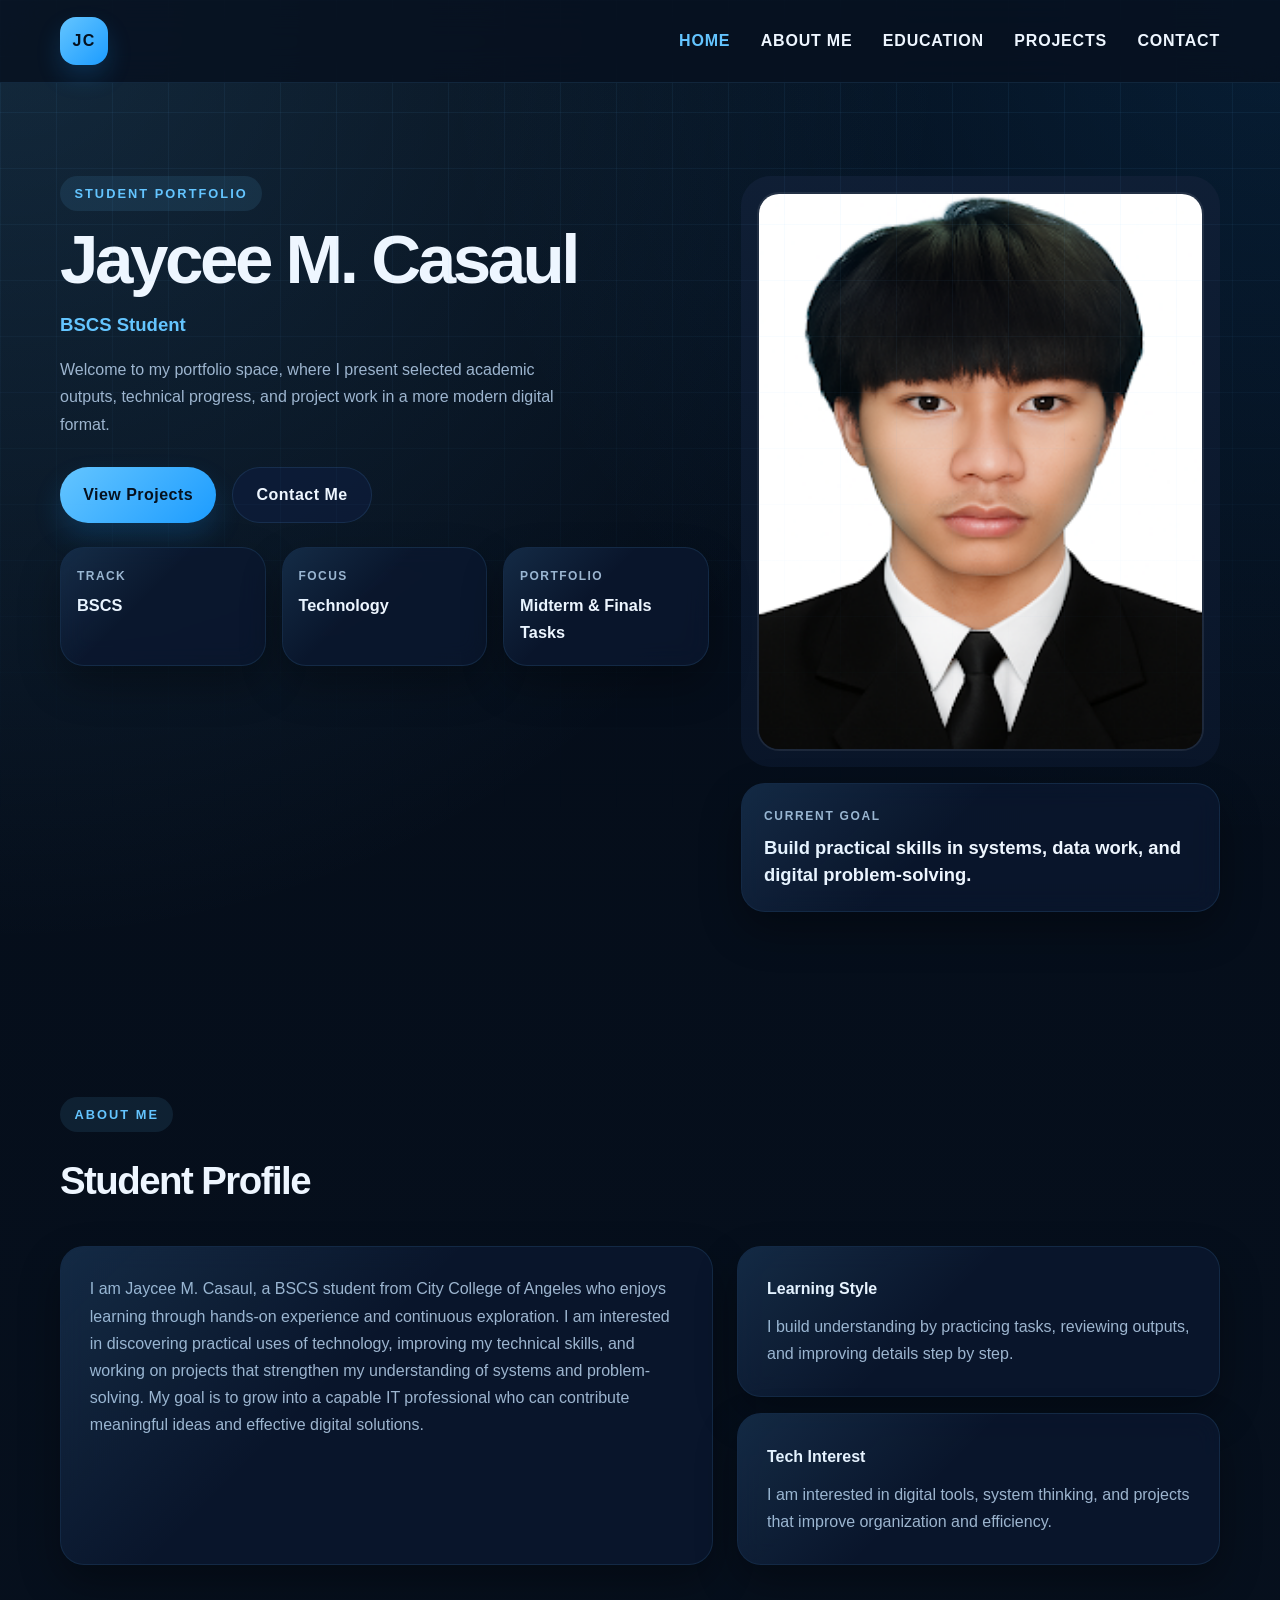
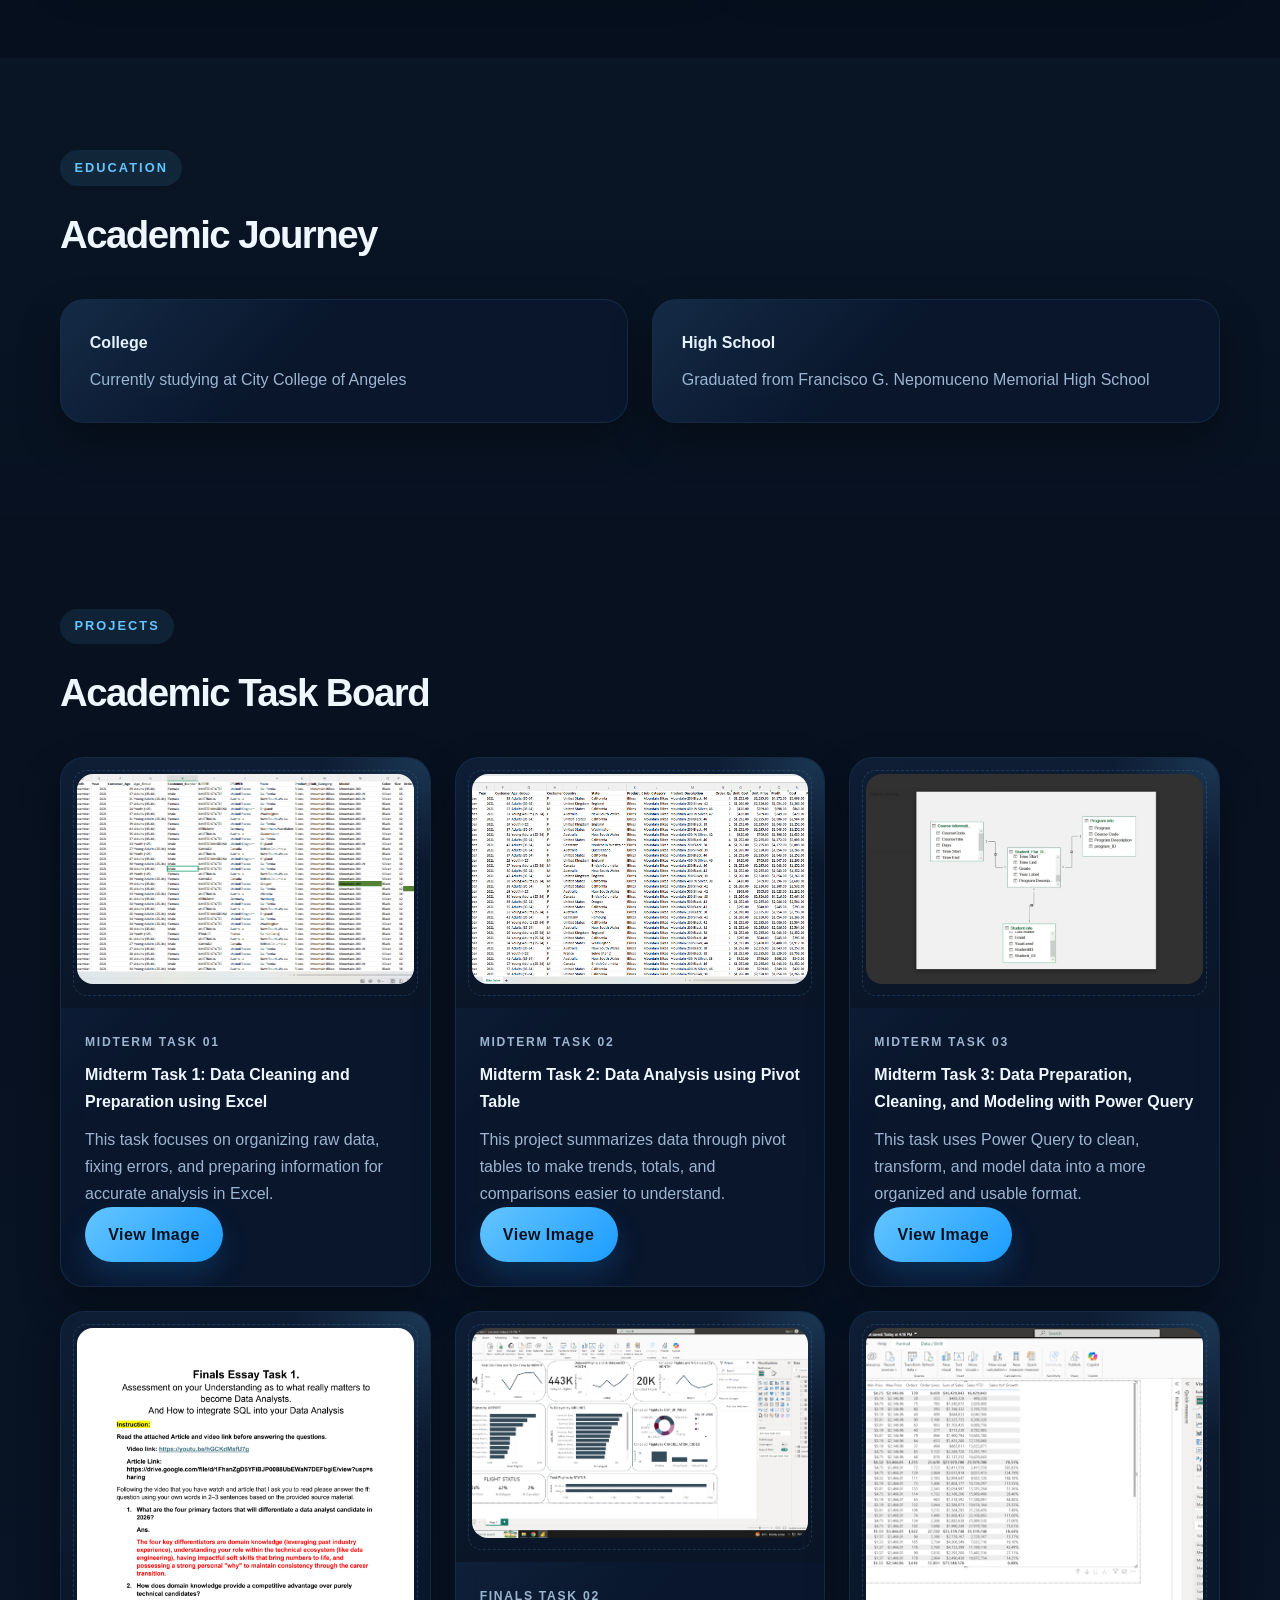
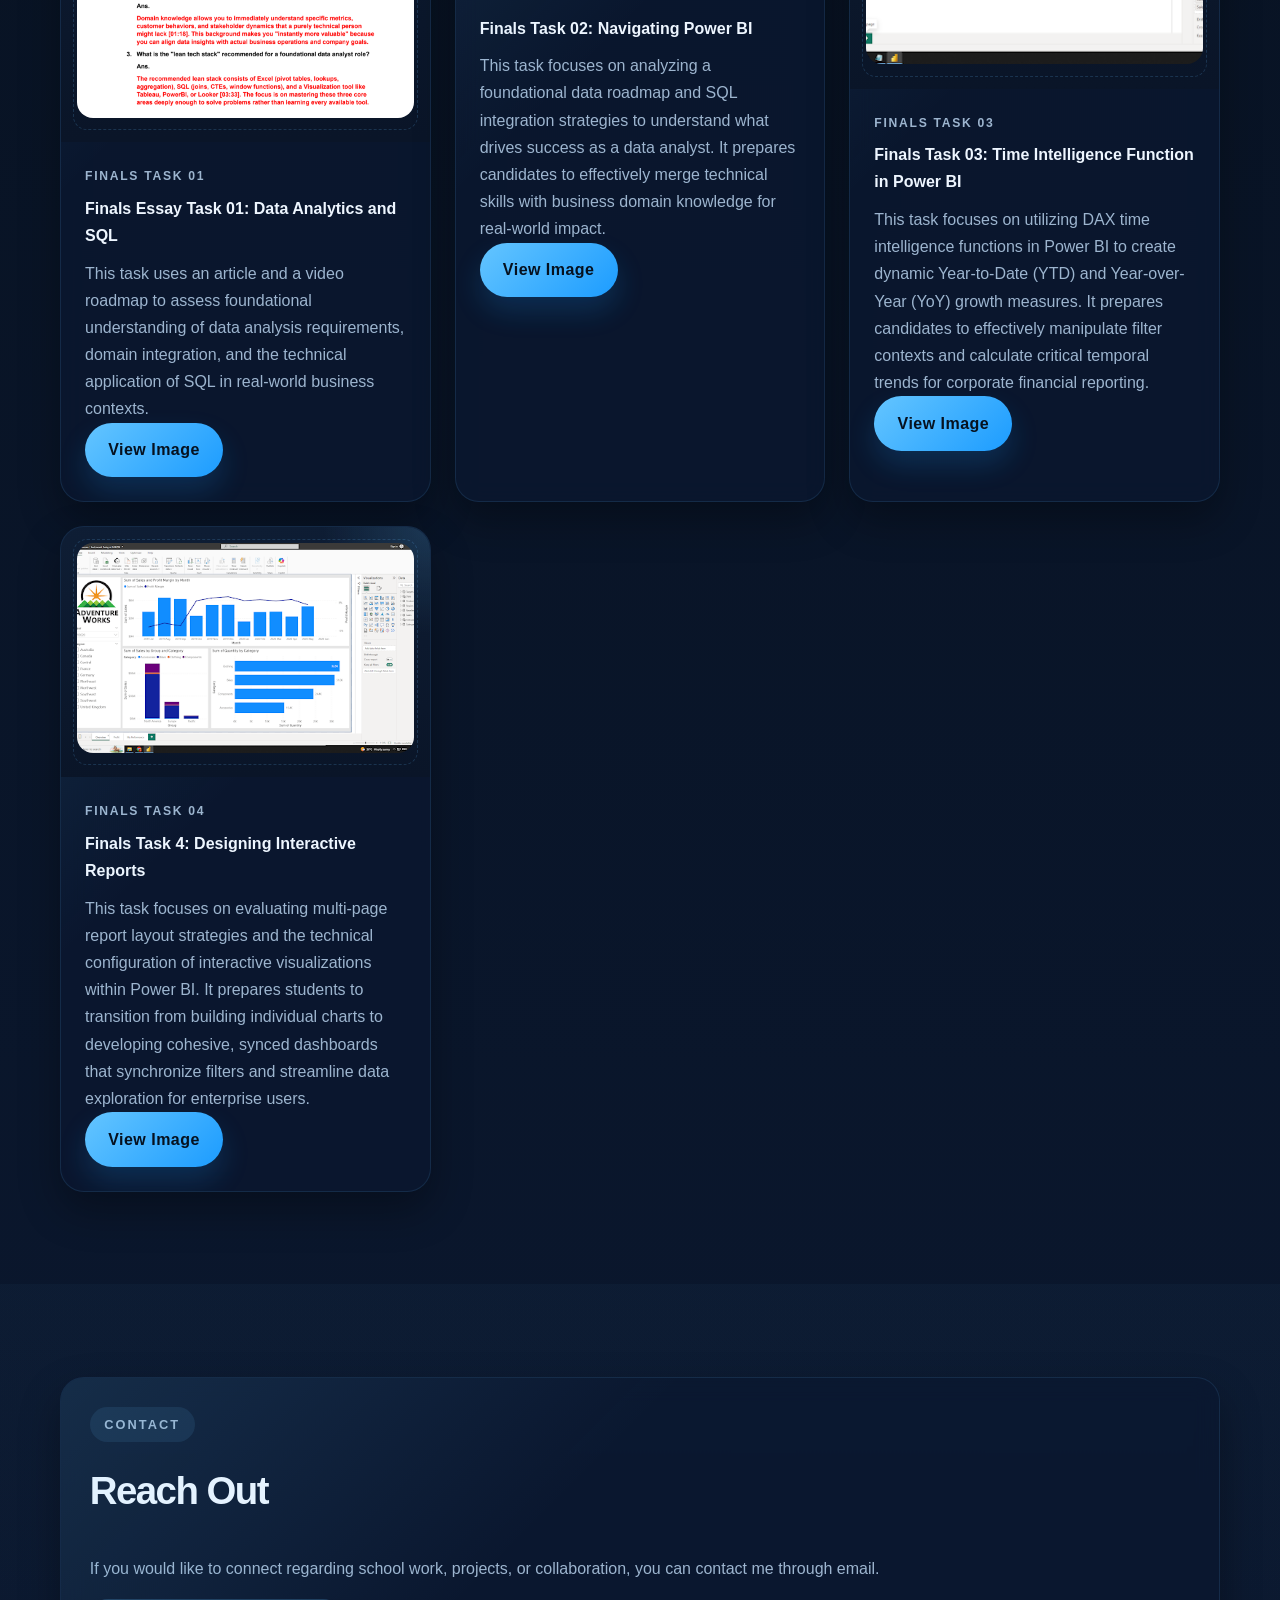
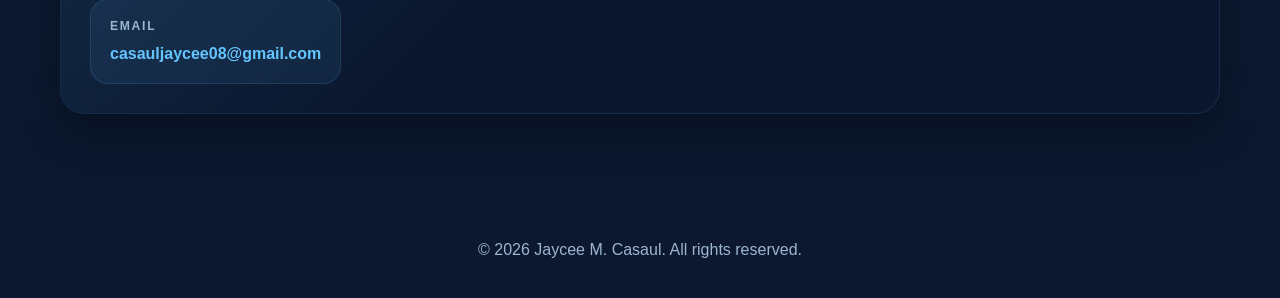
<file: index.html>
<!DOCTYPE html>
<html lang="en">
<head>
  <meta charset="UTF-8">
  <meta name="viewport" content="width=device-width, initial-scale=1.0">
  <title>Jaycee M. Casaul | Student Portfolio</title>
  <link rel="stylesheet" href="style.css">
</head>
<body>
  <header class="site-header">
    <nav class="navbar container">
      <a href="#home" class="brand-mark">JC</a>
      <button class="nav-toggle" id="navToggle" aria-label="Toggle navigation menu" aria-expanded="false">
        <span></span>
        <span></span>
        <span></span>
      </button>

      <ul class="nav-links" id="navMenu">
        <li><a href="#home">Home</a></li>
        <li><a href="#about">About Me</a></li>
        <li><a href="#education">Education</a></li>
        <li><a href="#projects">Projects</a></li>
        <li><a href="#contact">Contact</a></li>
      </ul>
    </nav>
  </header>

  <main>
    <section id="home" class="hero">
      <div class="container hero-content">
        <div class="hero-text">
          <p class="hero-label">Student Portfolio</p>
          <h1>Jaycee M. Casaul</h1>
          <p class="subtitle">BSCS Student</p>
          <p class="welcome-message">
            Welcome to my portfolio space, where I present selected academic outputs, technical progress, and project work in a more modern digital format.
          </p>
          <div class="hero-actions">
            <a href="#projects" class="btn btn-primary">View Projects</a>
            <a href="#contact" class="btn btn-secondary">Contact Me</a>
          </div>
          <div class="hero-metrics">
            <article class="metric-card">
              <span class="metric-label">Track</span>
              <strong>BSCS</strong>
            </article>
            <article class="metric-card">
              <span class="metric-label">Focus</span>
              <strong>Technology</strong>
            </article>
            <article class="metric-card">
              <span class="metric-label">Portfolio</span>
              <strong>Midterm & Finals Tasks</strong>
            </article>
          </div>
        </div>

        <div class="hero-side">
          <div class="hero-photo-card">
            <img
              src="images/image.png"
              alt="Portrait of Jaycee M. Casaul"
              class="hero-photo"
            >
          </div>
          <div class="signal-card">
            <p class="signal-label">Current Goal</p>
            <h2>Build practical skills in systems, data work, and digital problem-solving.</h2>
          </div>
        </div>
      </div>
    </section>

    <section id="about" class="section">
      <div class="container">
        <div class="section-heading">
          <p class="section-tag">About Me</p>
          <h2>Student Profile</h2>
        </div>
        <div class="about-layout">
          <div class="content-panel">
            <p>
            I am Jaycee M. Casaul, a BSCS student from City College of Angeles who enjoys learning through hands-on experience and continuous exploration. I am interested in discovering practical uses of technology, improving my technical skills, and working on projects that strengthen my understanding of systems and problem-solving. My goal is to grow into a capable IT professional who can contribute meaningful ideas and effective digital solutions.
            </p>
          </div>
          <div class="focus-grid">
            <article class="focus-card">
              <h3>Learning Style</h3>
              <p>I build understanding by practicing tasks, reviewing outputs, and improving details step by step.</p>
            </article>
            <article class="focus-card">
              <h3>Tech Interest</h3>
              <p>I am interested in digital tools, system thinking, and projects that improve organization and efficiency.</p>
            </article>
          </div>
        </div>
      </div>
    </section>

    <section id="education" class="section section-alt">
      <div class="container">
        <div class="section-heading">
          <p class="section-tag">Education</p>
          <h2>Academic Journey</h2>
        </div>
        <div class="timeline">
          <article class="timeline-card">
            <h3>College</h3>
            <p>Currently studying at City College of Angeles</p>
          </article>

          <article class="timeline-card">
            <h3>High School</h3>
            <p>Graduated from Francisco G. Nepomuceno Memorial High School</p>
          </article>
        </div>
      </div>
    </section>

    <section id="projects" class="section">
      <div class="container">
        <div class="section-heading">
          <p class="section-tag">Projects</p>
          <h2>Academic Task Board</h2>
        </div>
        <div class="projects-grid">
          <article class="project-card">
            <div class="project-image">
              <img src="images/MidtermTask1.png" alt="Midterm Task 1 Screenshot" class="project-real-image">
            </div>
            <div class="project-content">
              <p class="project-kicker">Midterm Task 01</p>
              <h4>Midterm Task 1: Data Cleaning and Preparation using Excel</h4>
              <p>This task focuses on organizing raw data, fixing errors, and preparing information for accurate analysis in Excel.</p>
              <a class="btn btn-card" href="Task1.html">View Image</a>
            </div>
          </article>

          <article class="project-card">
            <div class="project-image">
              <img src="images/MidtermTask2.png" alt="Midterm Task 2 Screenshot" class="project-real-image">
            </div>
            <div class="project-content">
              <p class="project-kicker">Midterm Task 02</p>
              <h4>Midterm Task 2: Data Analysis using Pivot Table</h4>
              <p>This project summarizes data through pivot tables to make trends, totals, and comparisons easier to understand.</p>
              <a class="btn btn-card" href="Task2.html">View Image</a>
            </div>
          </article>

          <article class="project-card">
            <div class="project-image">
              <img src="images/MidtermTask3.png" alt="Midterm Task 3 Screenshot" class="project-real-image">
            </div>
            <div class="project-content">
              <p class="project-kicker">Midterm Task 03</p>
              <h4>Midterm Task 3: Data Preparation, Cleaning, and Modeling with Power Query</h4>
              <p>This task uses Power Query to clean, transform, and model data into a more organized and usable format.</p>
              <a class="btn btn-card" href="Task3.html">View Image</a>
            </div>
          </article>

           <article class="project-card">
            <div class="project-image">
              <img src="images/FTASK01.png" alt="Finals Task 1 Screenshot" class="project-real-image">
            </div>
            <div class="project-content">
              <p class="project-kicker">Finals Task 01</p>
              <h4>Finals Essay Task 01: Data Analytics and SQL </h4>
              <p>This task uses an article and a video roadmap to assess foundational understanding of data analysis requirements, domain integration,
                 and the technical application of SQL in real-world business contexts.</p>
              <a class="btn btn-card" href="FTask1.html">View Image</a>
            </div>
          </article>

          <article class="project-card">
            <div class="project-image">
              <img src="images/FTASK02.png" alt="Finals Task 2 Screenshot" class="project-real-image">
            </div>
            <div class="project-content">
              <p class="project-kicker">Finals Task 02</p>
              <h4>Finals Task 02: Navigating Power BI </h4>
              <p>This task focuses on analyzing a foundational data roadmap and SQL integration strategies to understand what drives success as a data analyst. 
                It prepares candidates to effectively merge technical skills with business domain knowledge for real-world impact.</p>
              <a class="btn btn-card" href="FTask2.html">View Image</a>
            </div>
          </article>

          <article class="project-card">
            <div class="project-image">
              <img src="images/FTASK03.png" alt="Finals Task 3 Screenshot" class="project-real-image">
            </div>
            <div class="project-content">
              <p class="project-kicker">Finals Task 03</p>
              <h4>Finals Task 03: Time Intelligence Function in Power BI </h4>
              <p>This task focuses on utilizing DAX time intelligence functions in Power BI to create dynamic Year-to-Date (YTD) and Year-over-Year (YoY) growth measures.
                 It prepares candidates to effectively manipulate filter contexts and calculate critical temporal trends for corporate financial reporting.</p>
              <a class="btn btn-card" href="FTask3.html">View Image</a>
            </div>
          </article>

          <article class="project-card">
            <div class="project-image">
              <img src="images/FTASK04.png" alt="Finals Task 4 Screenshot" class="project-real-image">
            </div>
            <div class="project-content">
              <p class="project-kicker">Finals Task 04</p>
              <h4>Finals Task 4: Designing Interactive Reports </h4>
              <p>This task focuses on evaluating multi-page report layout strategies and the technical configuration of interactive visualizations within Power BI.
                 It prepares students to transition from building individual charts to developing cohesive,
                  synced dashboards that synchronize filters and streamline data exploration for enterprise users.</p>
              <a class="btn btn-card" href="FTask4.html">View Image</a>
            </div>
          </article>
          
        </div>
      </div>
    </section>

    <section id="contact" class="section section-alt">
      <div class="container contact-layout">
        <div class="contact-copy">
          <div class="section-heading">
            <p class="section-tag">Contact</p>
            <h2>Reach Out</h2>
          </div>
          <p>If you would like to connect regarding school work, projects, or collaboration, you can contact me through email.</p>
          <div class="contact-pill">
            <span>Email</span>
            <strong>casauljaycee08@gmail.com</strong>
          </div>
        </div>
      </div>
    </section>
  </main>

  <footer class="site-footer">
    <div class="container">
      <p>&copy; <span id="year"></span> Jaycee M. Casaul. All rights reserved.</p>
    </div>
  </footer>

  <script src="script.js"></script>
</body>
</html>
</file>
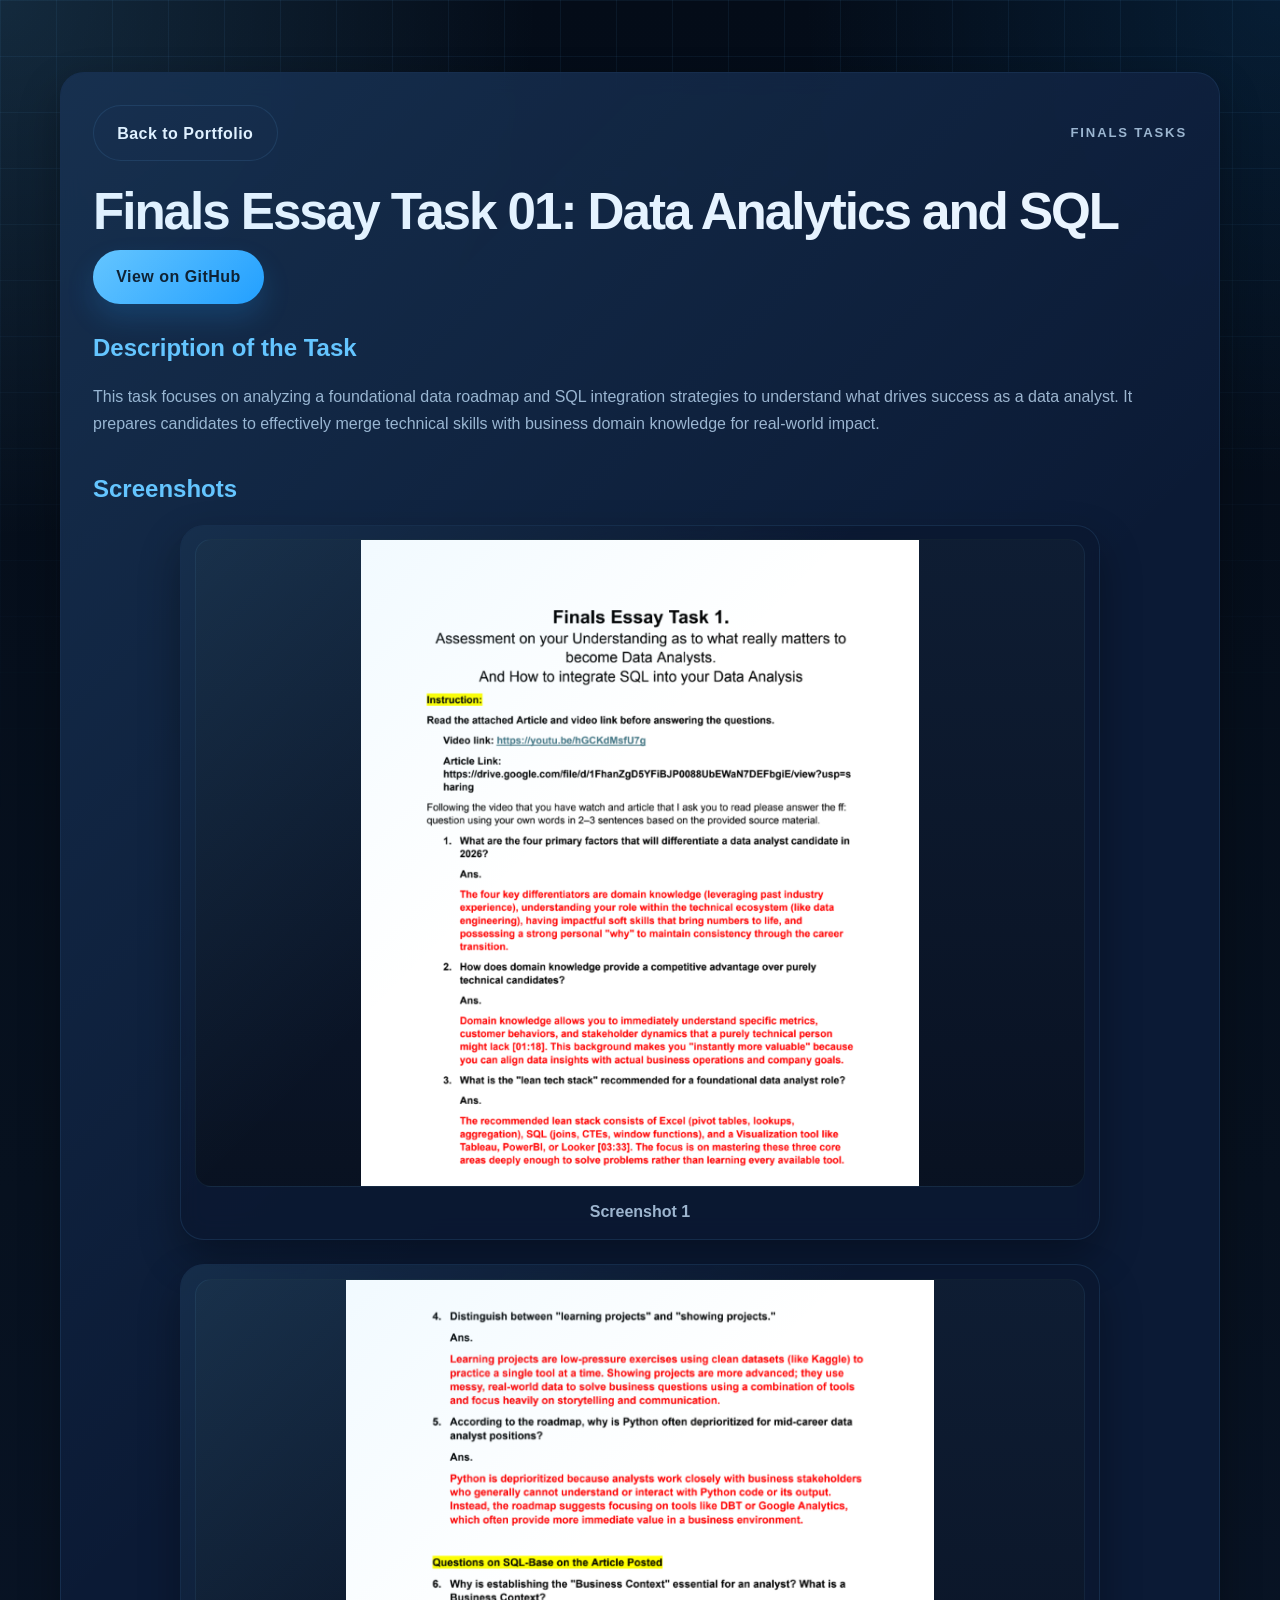
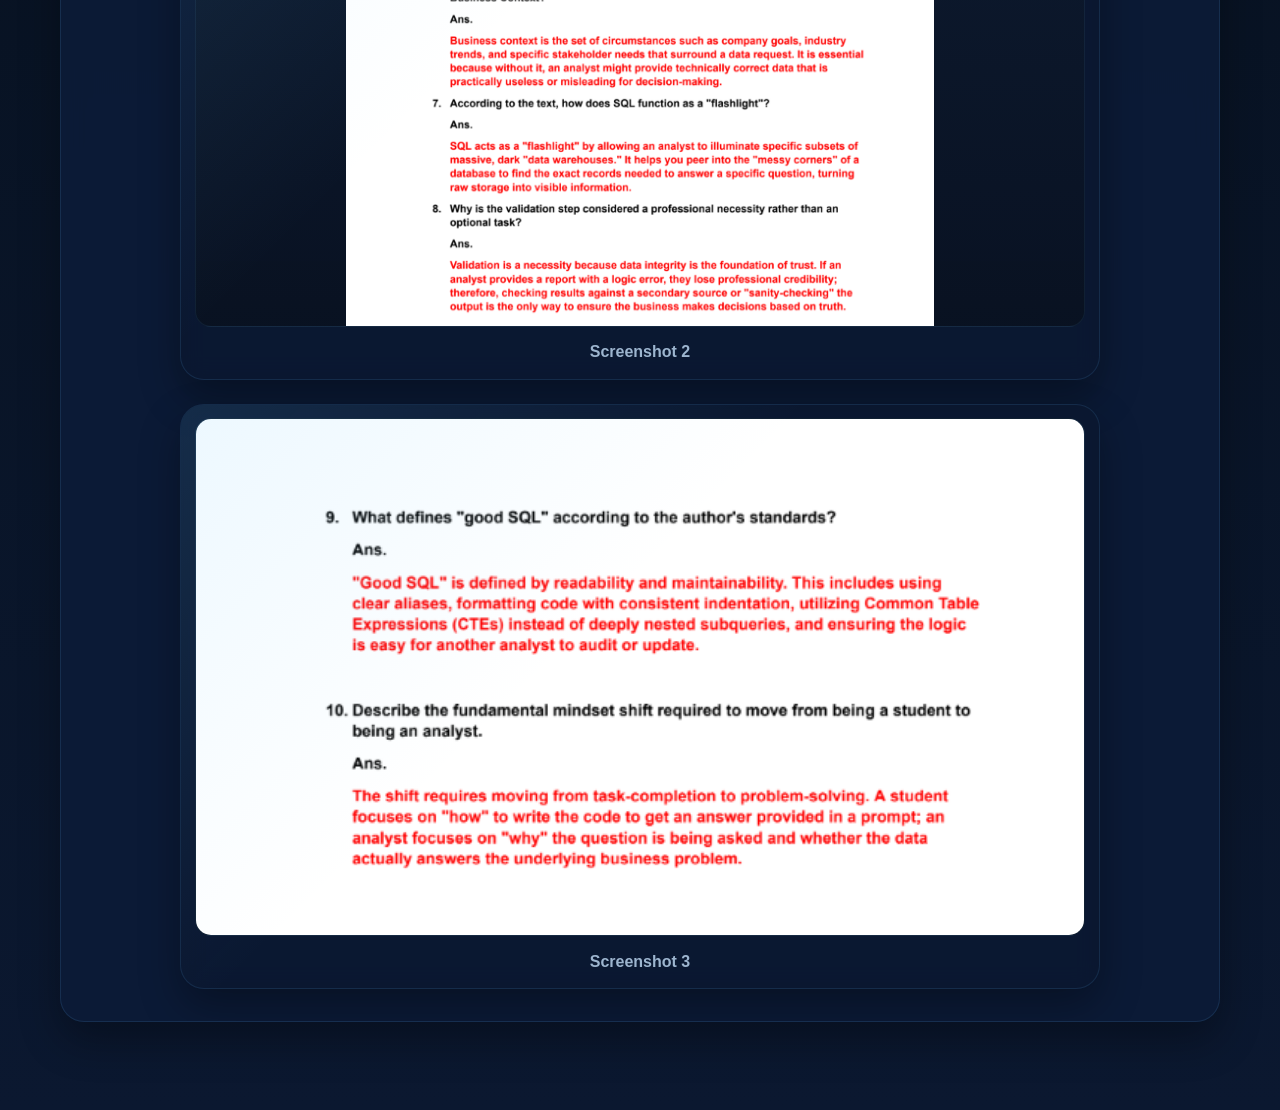
<file: FTask1.html>
<!DOCTYPE html>
<html lang="en">
<head>
  <meta charset="UTF-8">
  <meta name="viewport" content="width=device-width, initial-scale=1.0">
  <title>Finals Task 1 | Jaycee M. Casaul</title>
  <link rel="stylesheet" href="style.css">
</head>
<body class="task-page">
  <main class="task-main">
    <div class="container">
      <section class="task-shell">
        <div class="task-topbar">
          <a href="index.html#projects" class="btn btn-secondary">Back to Portfolio</a>
          <p class="task-subtitle">Finals Tasks</p>
        </div>

        <h1 class="task-title">Finals Essay Task 01: Data Analytics and SQL</h1>
        <div class="task-actions">
          <a class="btn btn-card" href="https://github.com/Usoftt/myportfolio" target="_blank" rel="noopener noreferrer">
            View on GitHub
          </a>
        </div>

        <div class="task-description">
          <h2>Description of the Task</h2>
          <p>
           This task focuses on analyzing a foundational data roadmap and SQL integration strategies to understand what drives success as a data analyst. 
           It prepares candidates to effectively merge technical skills with business domain knowledge for real-world impact.
          </p>
        </div>

        <div class="task-gallery">
          <h2>Screenshots</h2>
          <div class="task-gallery-grid">
            <figure class="task-image-frame">
              <img src="images/FTASK01.png" alt="Finals Task 1 screenshot 1">
              <figcaption>Screenshot 1</figcaption>
            </figure>
            <figure class="task-image-frame">
              <img src="images/FTASK01(2).png" alt="Finals Task 1 screenshot 2">
              <figcaption>Screenshot 2</figcaption>
            </figure>
            <figure class="task-image-frame">
              <img src="images/FTASK01(3).png" alt="Finals Task 1 screenshot 3">
              <figcaption>Screenshot 3</figcaption>
            </figure>
            </figure>
          </div>
        </div>
      </section>
    </div>
  </main>
</body>
</html>
</file>
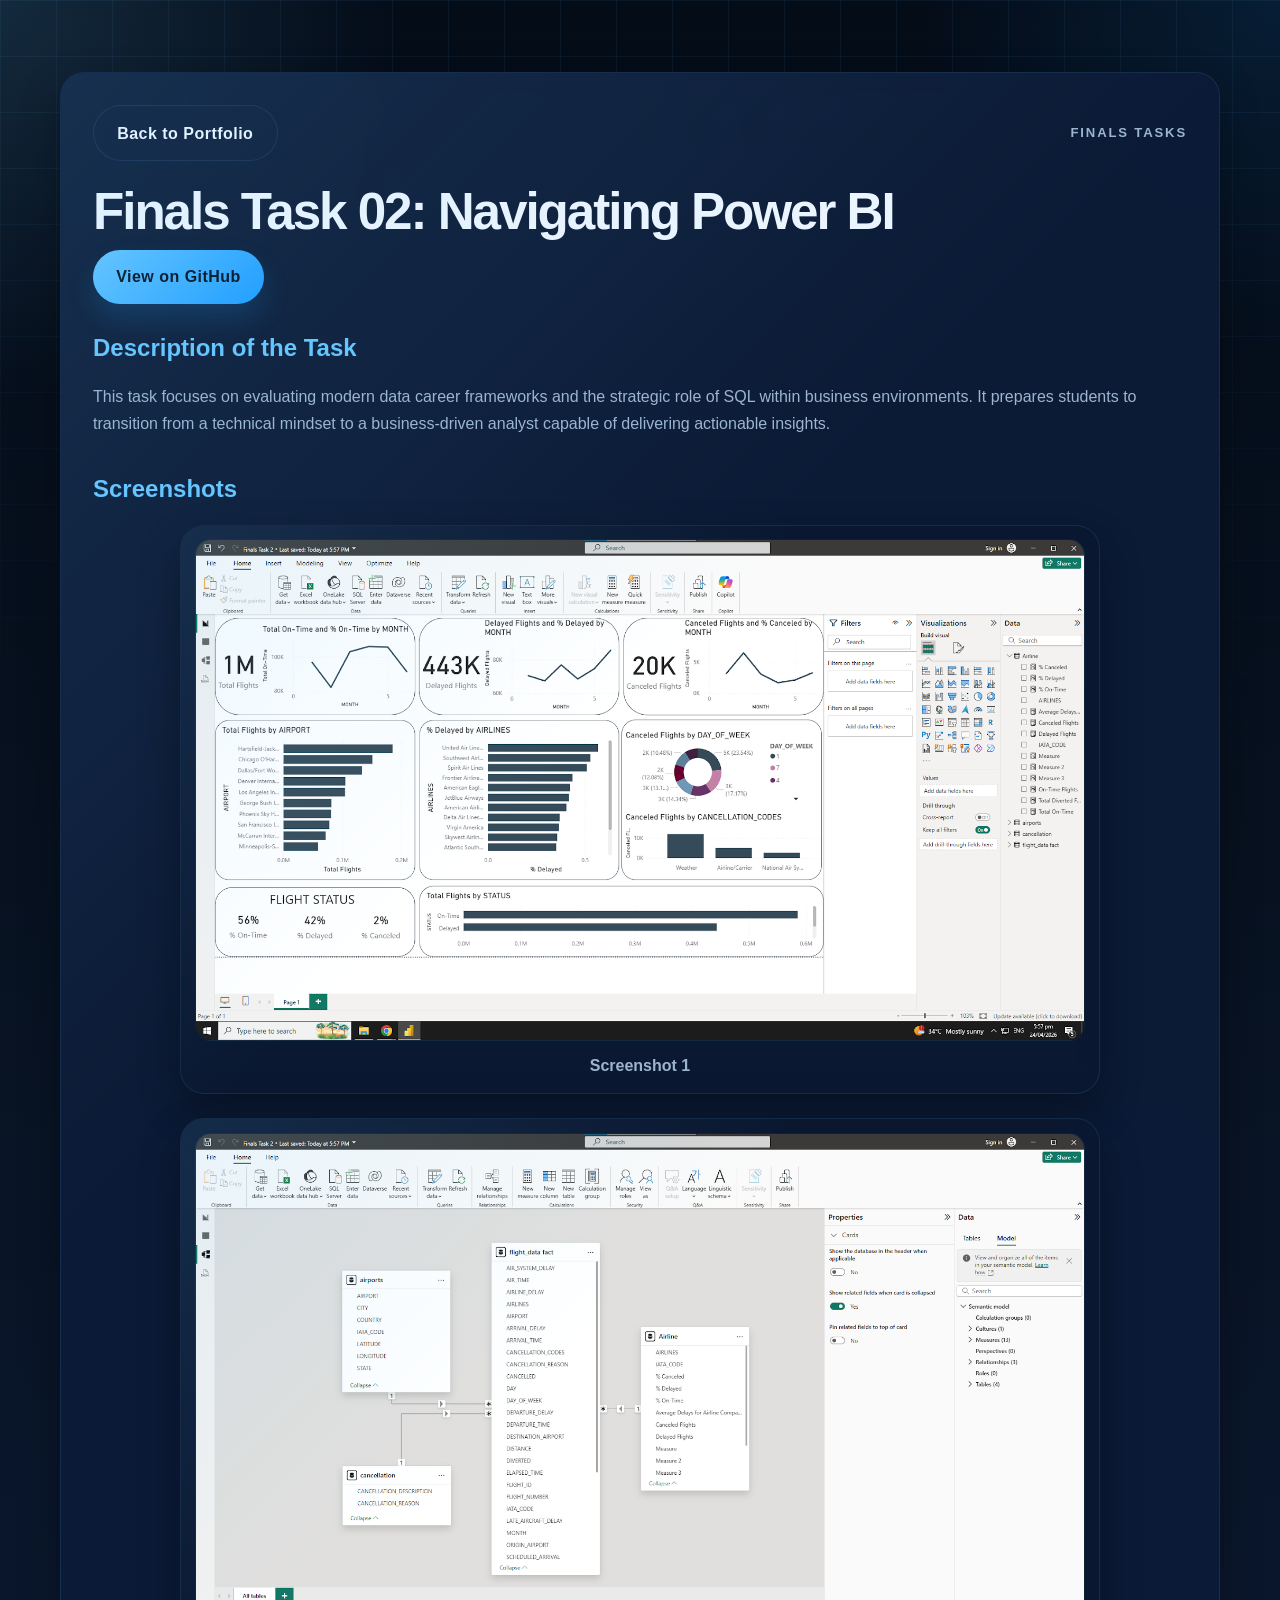
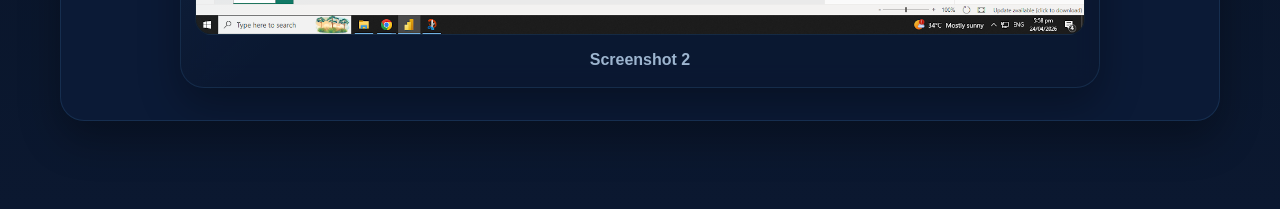
<file: FTask2.html>
<!DOCTYPE html>
<html lang="en">
<head>
  <meta charset="UTF-8">
  <meta name="viewport" content="width=device-width, initial-scale=1.0">
  <title>Finals Task 2 | Jaycee M. Casaul</title>
  <link rel="stylesheet" href="style.css">
</head>
<body class="task-page">
  <main class="task-main">
    <div class="container">
      <section class="task-shell">
        <div class="task-topbar">
          <a href="index.html#projects" class="btn btn-secondary">Back to Portfolio</a>
          <p class="task-subtitle">Finals Tasks</p>
        </div>

        <h1 class="task-title">Finals Task 02: Navigating Power BI</h1>
        <div class="task-actions">
          <a class="btn btn-card" href="https://github.com/Usoftt/myportfolio" target="_blank" rel="noopener noreferrer">
            View on GitHub
          </a>
        </div>

        <div class="task-description">
          <h2>Description of the Task</h2>
          <p>
           This task focuses on evaluating modern data career frameworks and the strategic role of SQL within business environments. 
           It prepares students to transition from a technical mindset to a business-driven analyst capable of delivering actionable insights.
          </p>
        </div>

        <div class="task-gallery">
          <h2>Screenshots</h2>
          <div class="task-gallery-grid">
            <figure class="task-image-frame">
              <img src="images/FTASK02.png" alt="Finals Task 2 screenshot 1">
              <figcaption>Screenshot 1</figcaption>
            </figure>
            <figure class="task-image-frame">
              <img src="images/FTASK02(1).png" alt="Finals Task 2 screenshot 2">
              <figcaption>Screenshot 2</figcaption>
            </figure>
            </figure>
          </div>
        </div>
      </section>
    </div>
  </main>
</body>
</html>
</file>
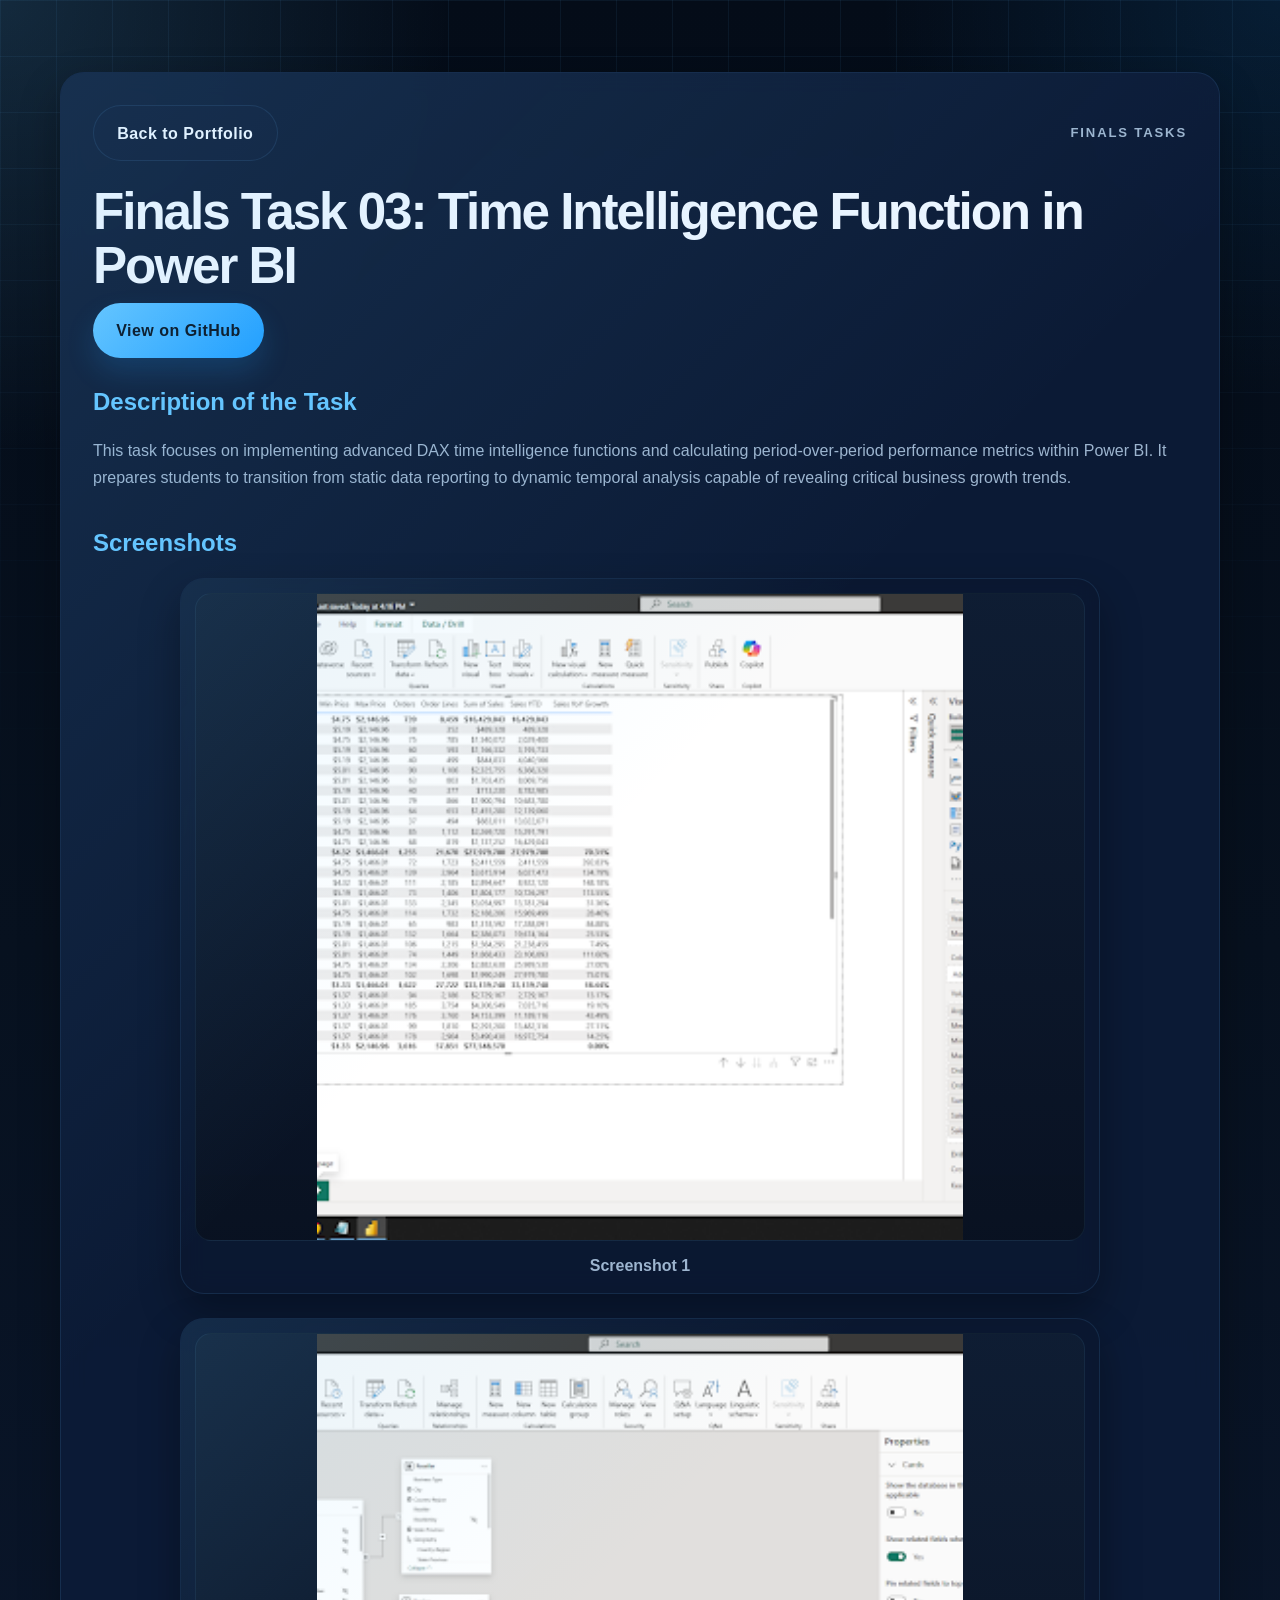
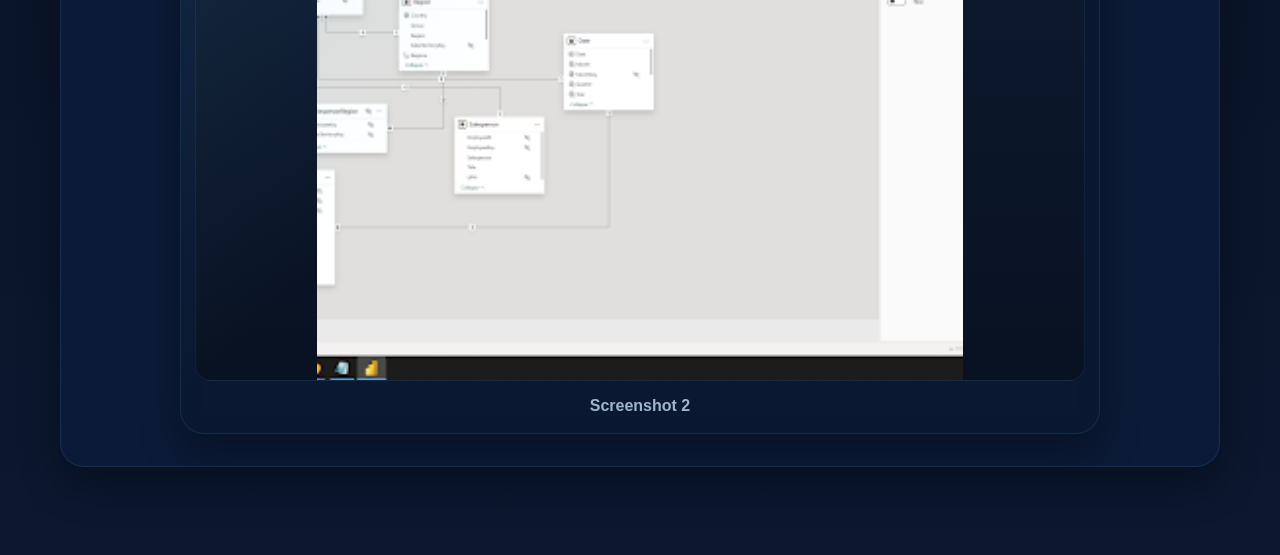
<file: FTask3.html>
<!DOCTYPE html>
<html lang="en">
<head>
  <meta charset="UTF-8">
  <meta name="viewport" content="width=device-width, initial-scale=1.0">
  <title>Finals Task 3 | Jaycee M. Casaul</title>
  <link rel="stylesheet" href="style.css">
</head>
<body class="task-page">
  <main class="task-main">
    <div class="container">
      <section class="task-shell">
        <div class="task-topbar">
          <a href="index.html#projects" class="btn btn-secondary">Back to Portfolio</a>
          <p class="task-subtitle">Finals Tasks</p>
        </div>

        <h1 class="task-title">Finals Task 03: Time Intelligence Function in Power BI</h1>
        <div class="task-actions">
          <a class="btn btn-card" href="https://github.com/Usoftt/myportfolio" target="_blank" rel="noopener noreferrer">
            View on GitHub
          </a>
        </div>

        <div class="task-description">
          <h2>Description of the Task</h2>
          <p>
           This task focuses on implementing advanced DAX time intelligence functions and calculating period-over-period performance metrics within Power BI. 
           It prepares students to transition from static data reporting to dynamic temporal analysis capable of revealing critical business growth trends.
          </p>
        </div>

        <div class="task-gallery">
          <h2>Screenshots</h2>
          <div class="task-gallery-grid">
            <figure class="task-image-frame">
              <img src="images/FTASK03.png" alt="Finals Task 2 screenshot 1">
              <figcaption>Screenshot 1</figcaption>
            </figure>
            <figure class="task-image-frame">
              <img src="images/FTASK03(1).png" alt="Finals Task 2 screenshot 2">
              <figcaption>Screenshot 2</figcaption>
            </figure>
            </figure>
          </div>
        </div>
      </section>
    </div>
  </main>
</body>
</html>
</file>
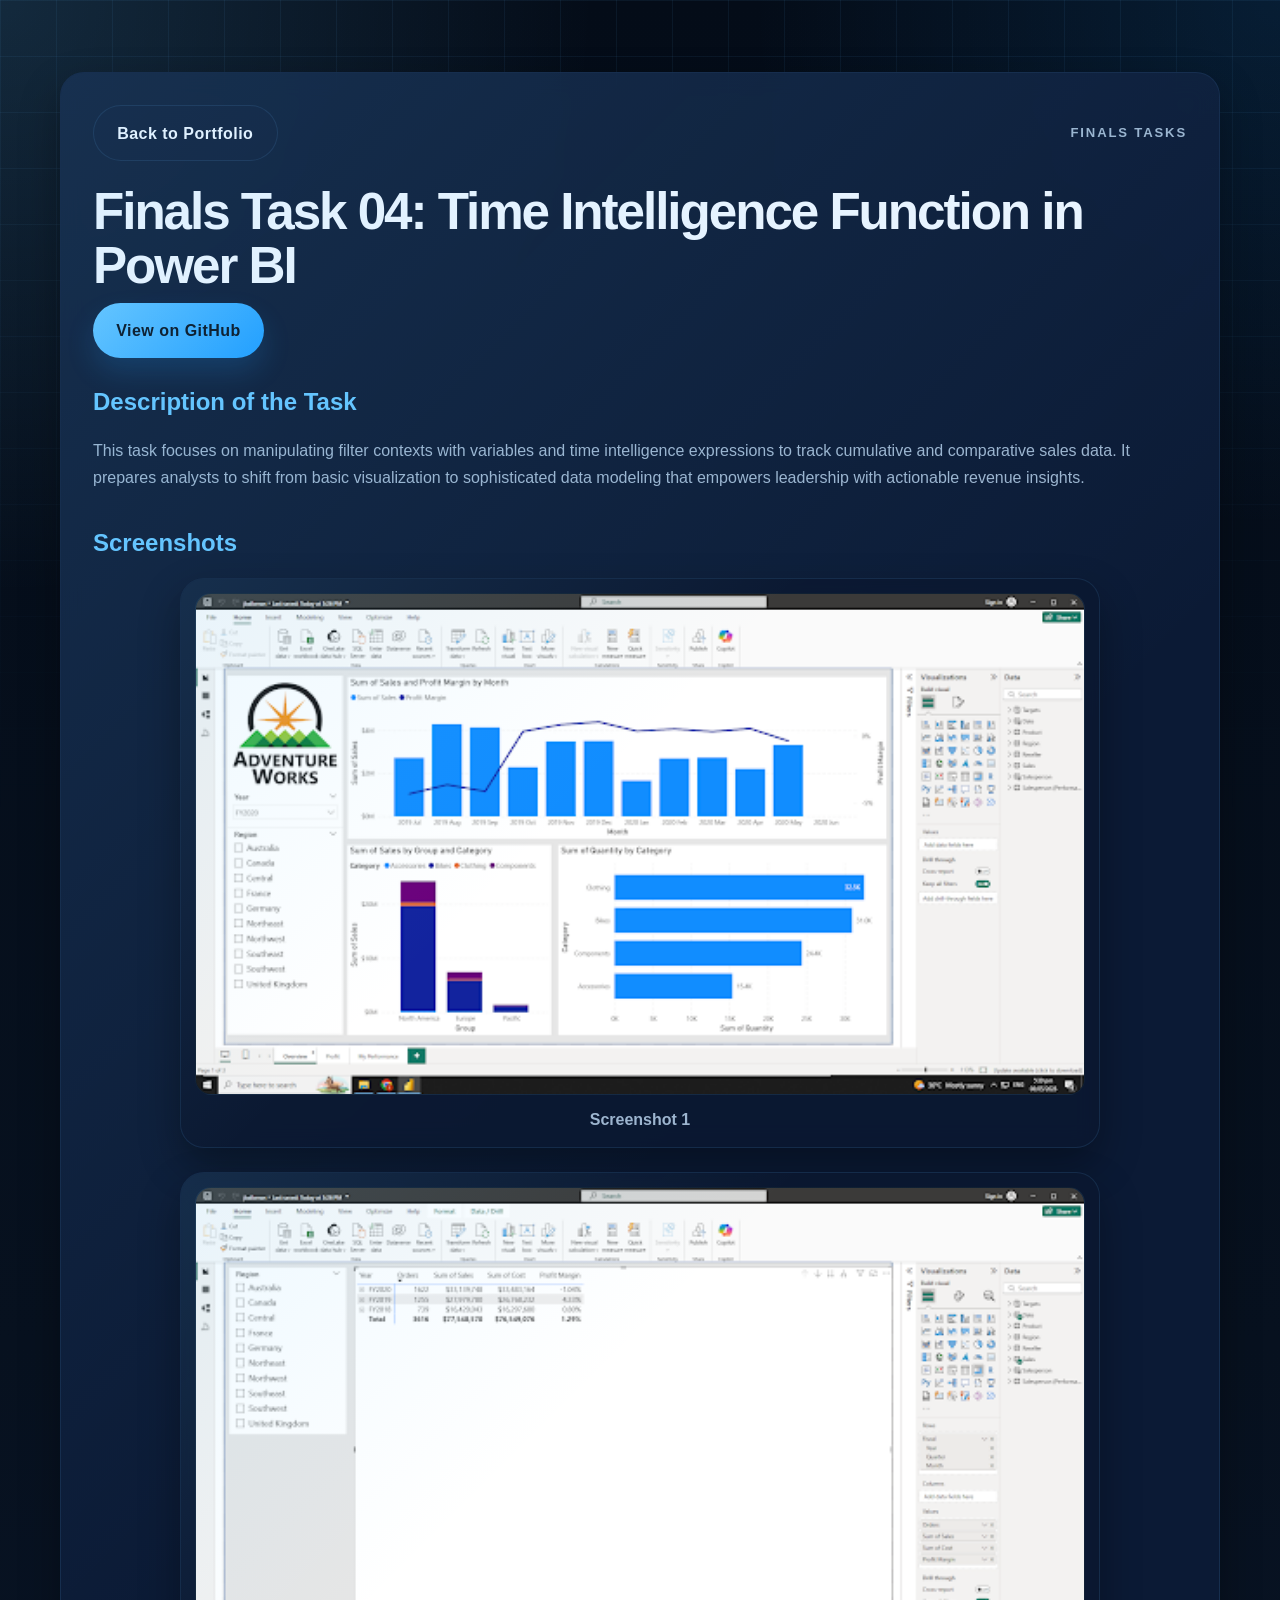
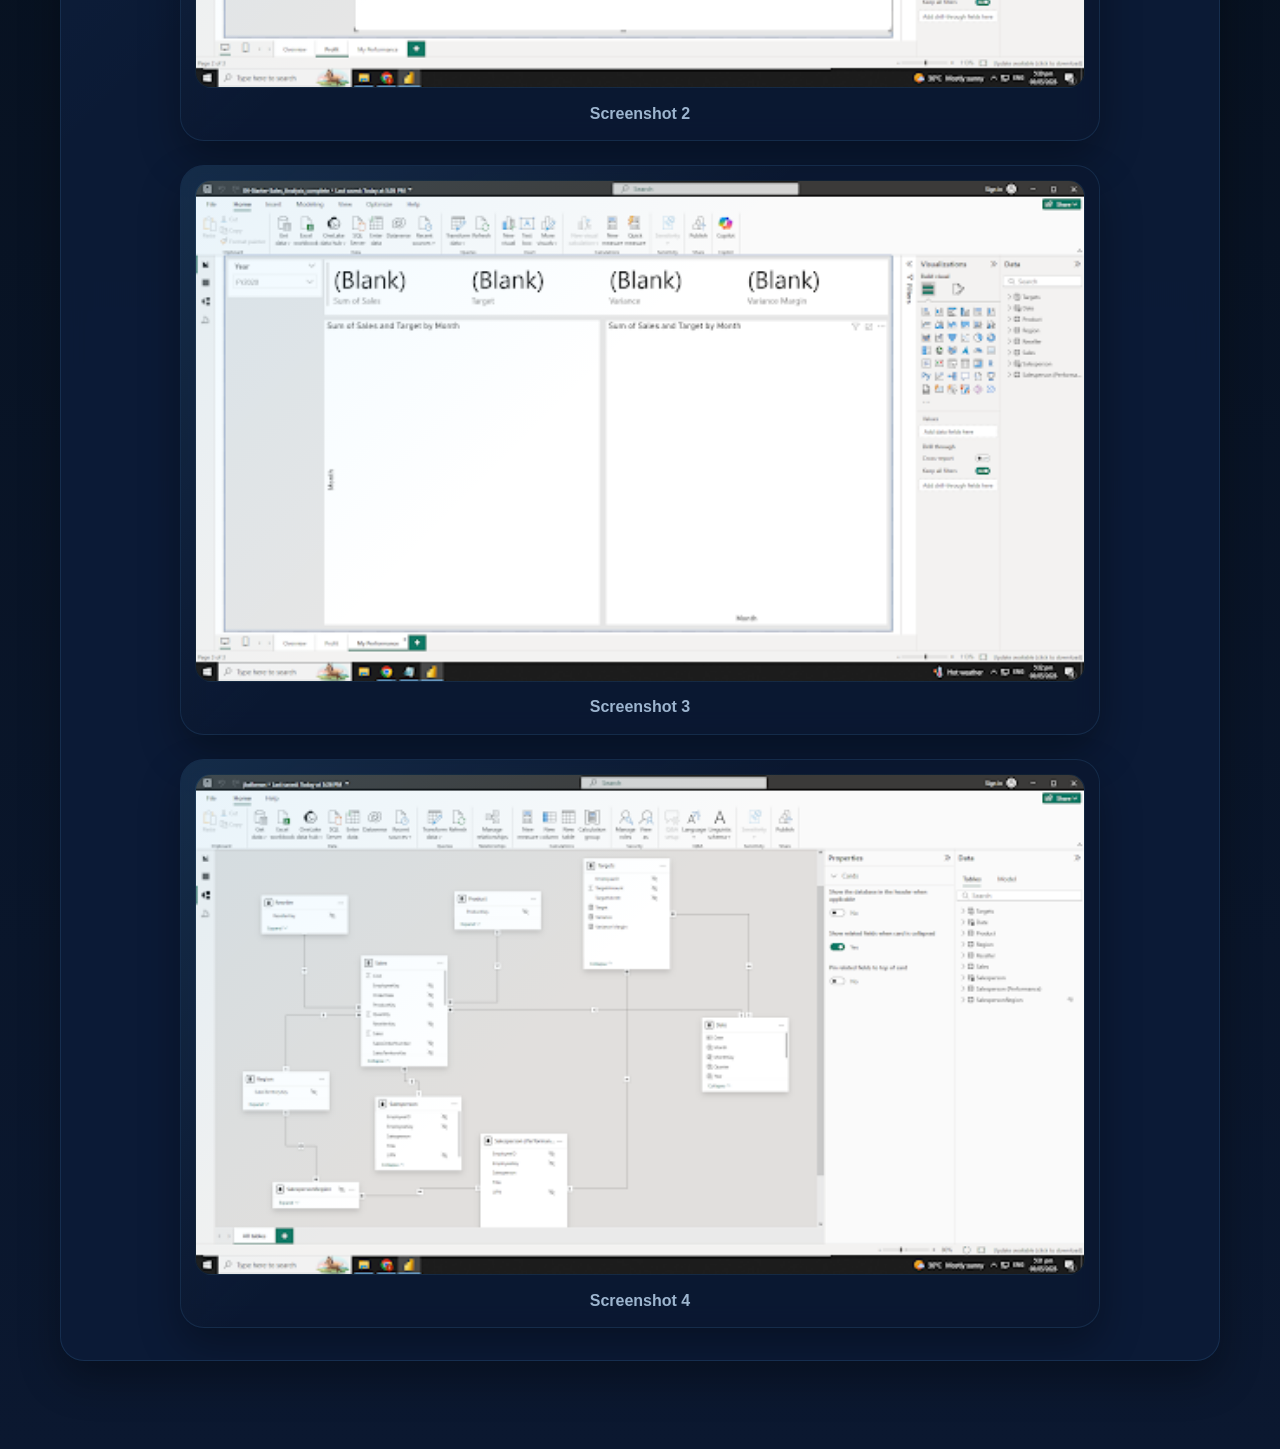
<file: FTask4.html>
<!DOCTYPE html>
<html lang="en">
<head>
  <meta charset="UTF-8">
  <meta name="viewport" content="width=device-width, initial-scale=1.0">
  <title>Finals Task 4 | Jaycee M. Casaul</title>
  <link rel="stylesheet" href="style.css">
</head>
<body class="task-page">
  <main class="task-main">
    <div class="container">
      <section class="task-shell">
        <div class="task-topbar">
          <a href="index.html#projects" class="btn btn-secondary">Back to Portfolio</a>
          <p class="task-subtitle">Finals Tasks</p>
        </div>

        <h1 class="task-title">Finals Task 04: Time Intelligence Function in Power BI</h1>
        <div class="task-actions">
          <a class="btn btn-card" href="https://github.com/Usoftt/myportfolio" target="_blank" rel="noopener noreferrer">
            View on GitHub
          </a>
        </div>

        <div class="task-description">
          <h2>Description of the Task</h2>
          <p>
          This task focuses on manipulating filter contexts with variables and time intelligence expressions to track cumulative and comparative sales data.
          It prepares analysts to shift from basic visualization to sophisticated data modeling that empowers leadership with actionable revenue insights.
          </p>
        </div>

        <div class="task-gallery">
          <h2>Screenshots</h2>
          <div class="task-gallery-grid">
            <figure class="task-image-frame">
              <img src="images/FTASK04.png" alt="Finals Task 2 screenshot 1">
              <figcaption>Screenshot 1</figcaption>
            </figure>
            <figure class="task-image-frame">
              <img src="images/FTASK04(1).png" alt="Finals Task 2 screenshot 2">
              <figcaption>Screenshot 2</figcaption>
            </figure>
            <figure class="task-image-frame">
              <img src="images/FTASK04(2).png" alt="Finals Task 2 screenshot 2">
              <figcaption>Screenshot 3</figcaption>
            </figure>
            <figure class="task-image-frame">
              <img src="images/FTASK04(3).png" alt="Finals Task 2 screenshot 2">
              <figcaption>Screenshot 4</figcaption>
            </figure>
            </figure>
          </div>
        </div>
      </section>
    </div>
  </main>
</body>
</html>
</file>
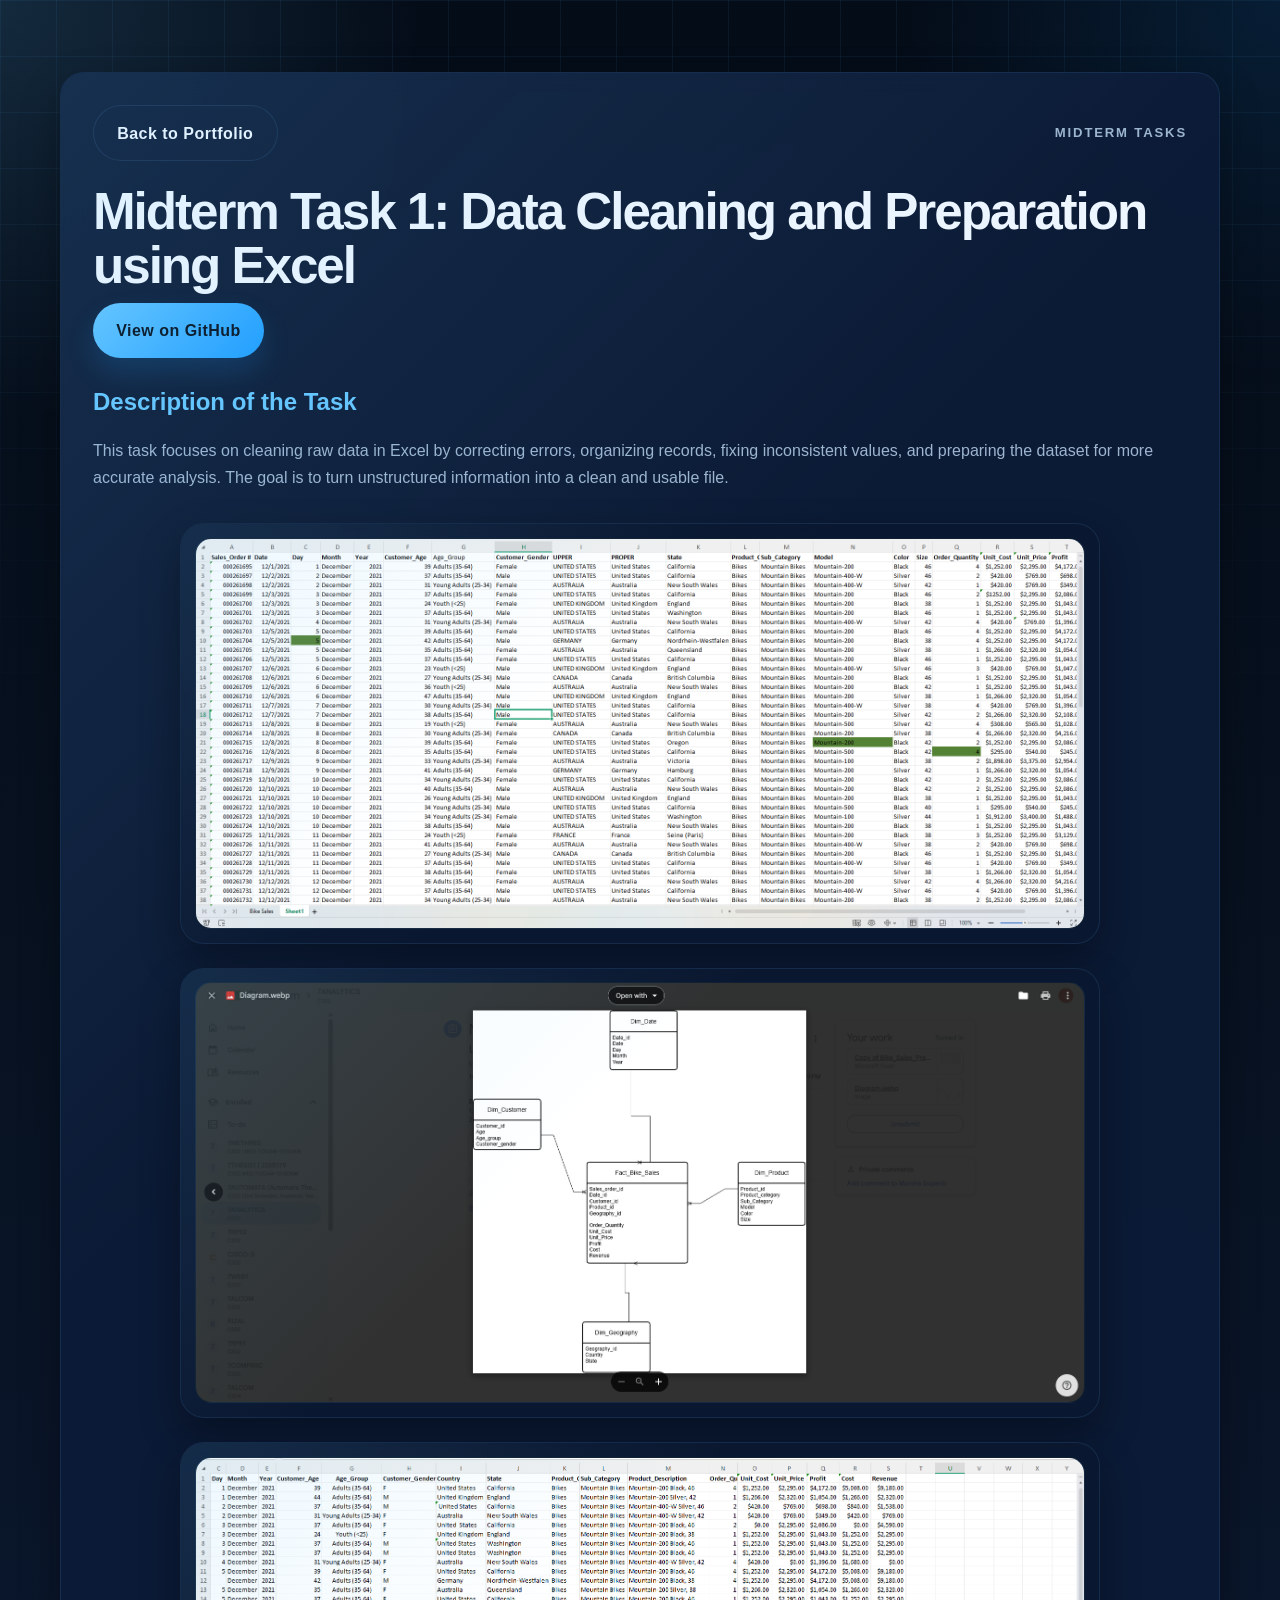
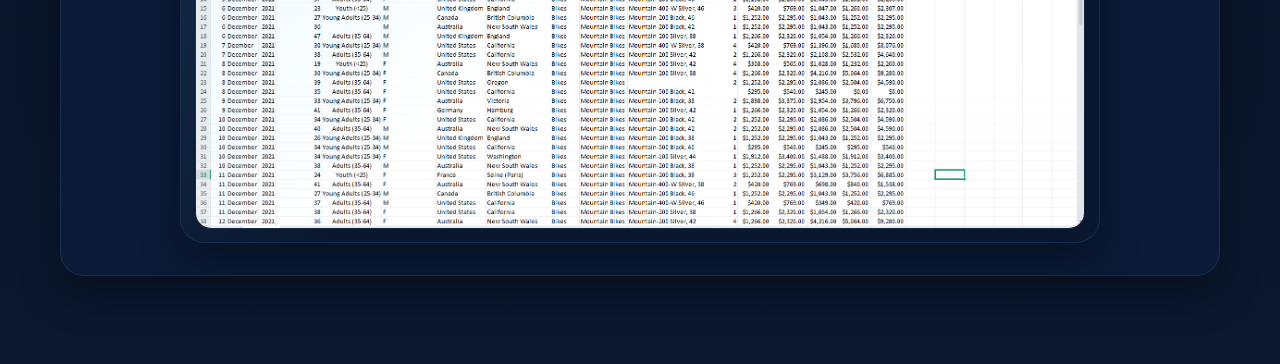
<file: Task1.html>
<!DOCTYPE html>
<html lang="en">
<head>
  <meta charset="UTF-8">
  <meta name="viewport" content="width=device-width, initial-scale=1.0">
  <title>Midterm Task 1 | Jaycee M. Casaul</title>
  <link rel="stylesheet" href="style.css">
</head>
<body class="task-page">
  <main class="task-main">
    <div class="container">
      <section class="task-shell">
        <div class="task-topbar">
          <a href="index.html#projects" class="btn btn-secondary">Back to Portfolio</a>
          <p class="task-subtitle">Midterm Tasks</p>
        </div>

        <h1 class="task-title">Midterm Task 1: Data Cleaning and Preparation using Excel</h1>
        <div class="task-actions">
          <a class="btn btn-card" href="https://github.com/Usoftt/myportfolio" target="_blank" rel="noopener noreferrer">
            View on GitHub
          </a>
        </div>

        <div class="task-description">
          <h2>Description of the Task</h2>
          <p>
            This task focuses on cleaning raw data in Excel by correcting errors, organizing records,
            fixing inconsistent values, and preparing the dataset for more accurate analysis. The goal is
            to turn unstructured information into a clean and usable file.
          </p>
        </div>

        <div class="task-gallery">
          <div class="task-gallery-grid">
            <figure class="task-image-frame">
              <img src="images/MidtermTask1.png" alt="Midterm Task 1 screenshot 1">
            </figure>
            <figure class="task-image-frame">
              <img src="images/MidtermTask1(1).png" alt="Midterm Task 1 screenshot 2">
            </figure>
            <figure class="task-image-frame">
              <img src="images/MidtermTask1(2).png" alt="Midterm Task 1 screenshot 3">
            </figure>
          </div>
        </div>
      </section>
    </div>
  </main>
</body>
</html>
</file>
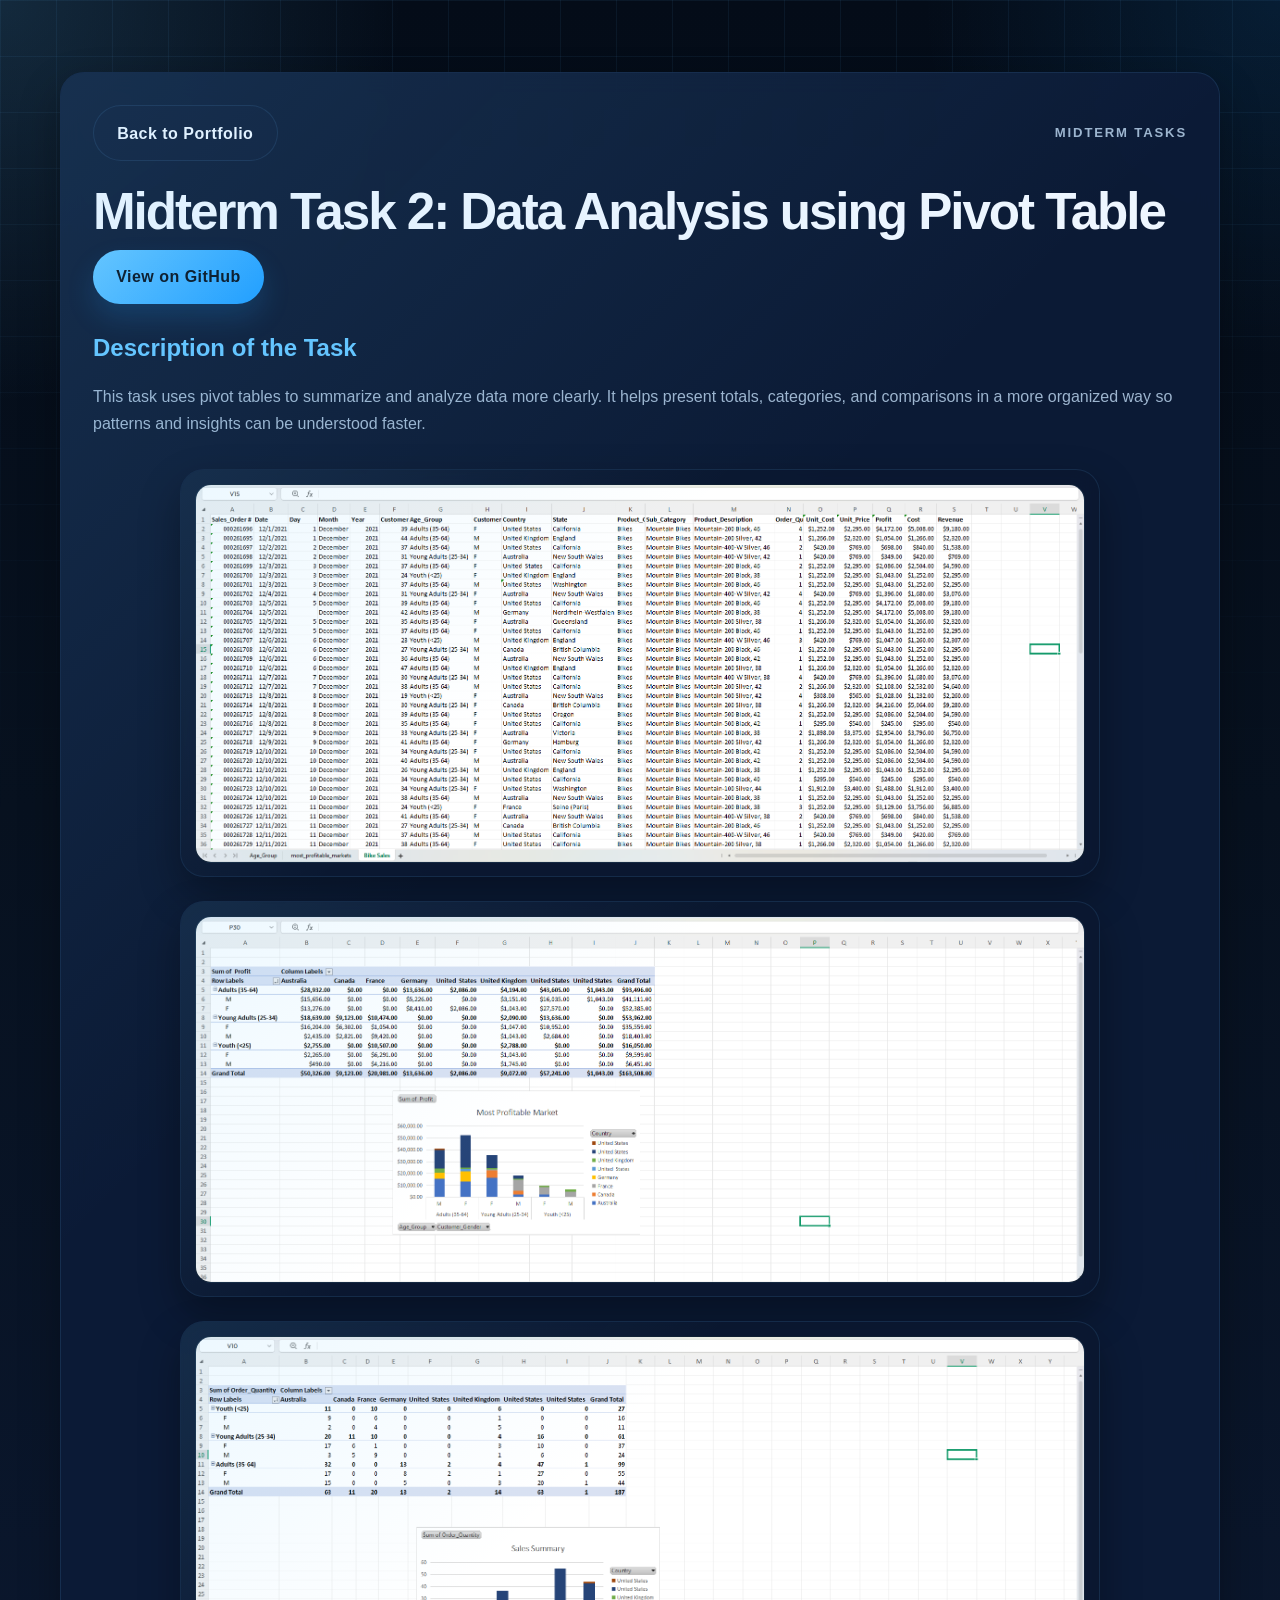
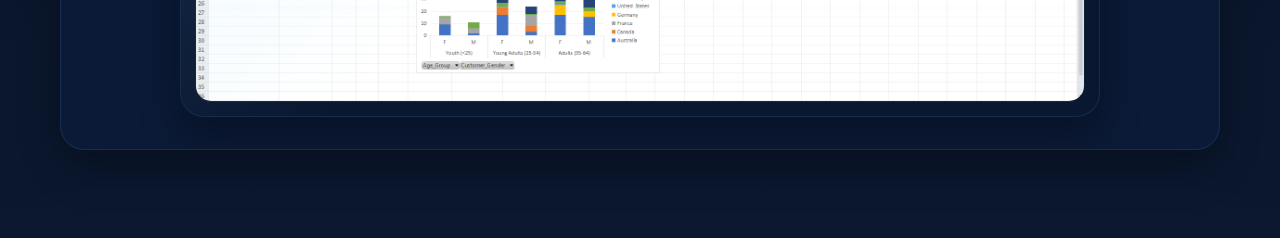
<file: Task2.html>
<!DOCTYPE html>
<html lang="en">
<head>
  <meta charset="UTF-8">
  <meta name="viewport" content="width=device-width, initial-scale=1.0">
  <title>Midterm Task 2 | Jaycee M. Casaul</title>
  <link rel="stylesheet" href="style.css">
</head>
<body class="task-page">
  <main class="task-main">
    <div class="container">
      <section class="task-shell">
        <div class="task-topbar">
          <a href="index.html#projects" class="btn btn-secondary">Back to Portfolio</a>
          <p class="task-subtitle">Midterm Tasks</p>
        </div>

        <h1 class="task-title">Midterm Task 2: Data Analysis using Pivot Table</h1>
        <div class="task-actions">
          <a class="btn btn-card" href="https://github.com/Usoftt/myportfolio" target="_blank" rel="noopener noreferrer">
            View on GitHub
          </a>
        </div>

        <div class="task-description">
          <h2>Description of the Task</h2>
          <p>
            This task uses pivot tables to summarize and analyze data more clearly. It helps present totals,
            categories, and comparisons in a more organized way so patterns and insights can be understood faster.
          </p>
        </div>

        <div class="task-gallery">
          <div class="task-gallery-grid">
            <figure class="task-image-frame">
              <img src="images/MidtermTask2.png" alt="Midterm Task 2 screenshot 1">
            </figure>
            <figure class="task-image-frame">
              <img src="images/MidermTask2(1).png" alt="Midterm Task 2 screenshot 2">
            </figure>
            <figure class="task-image-frame">
              <img src="images/MidtermTask2(2).png" alt="Midterm Task 2 screenshot 3">
            </figure>
          </div>
        </div>
      </section>
    </div>
  </main>
</body>
</html>
</file>
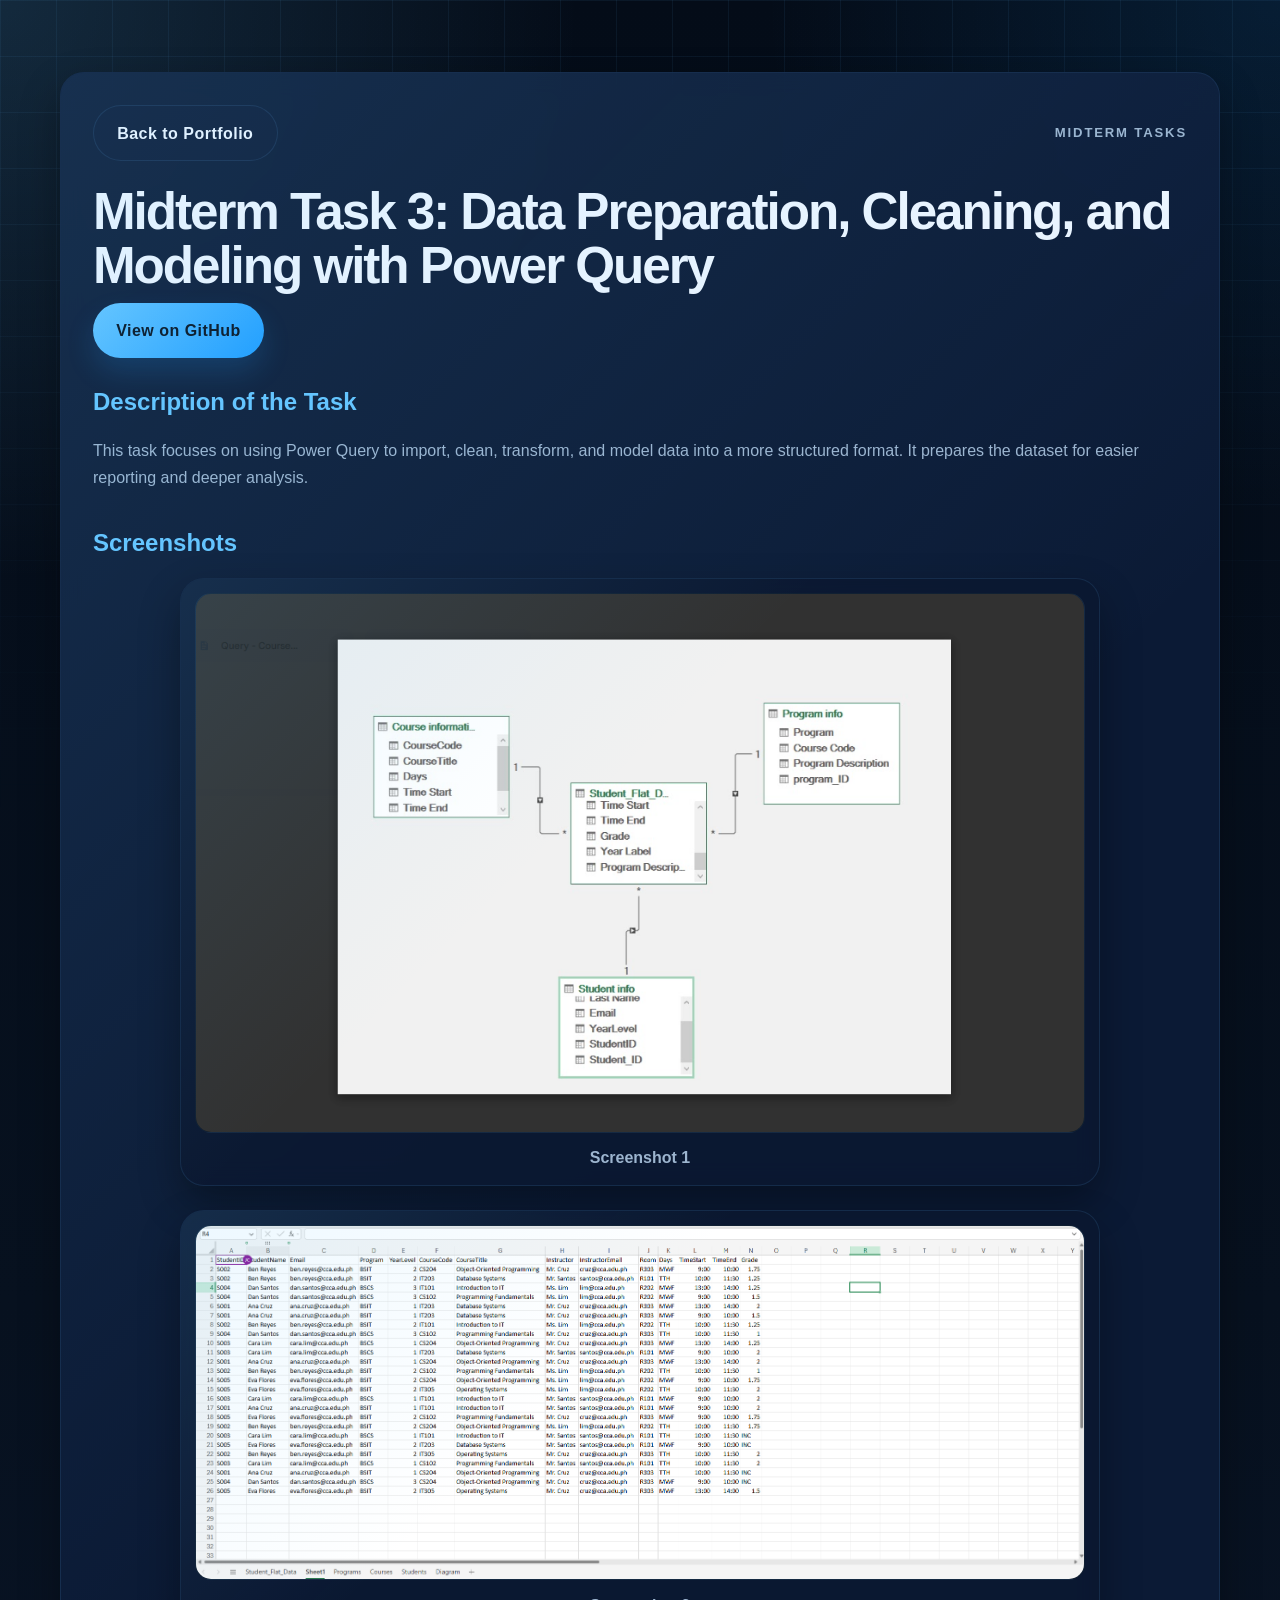
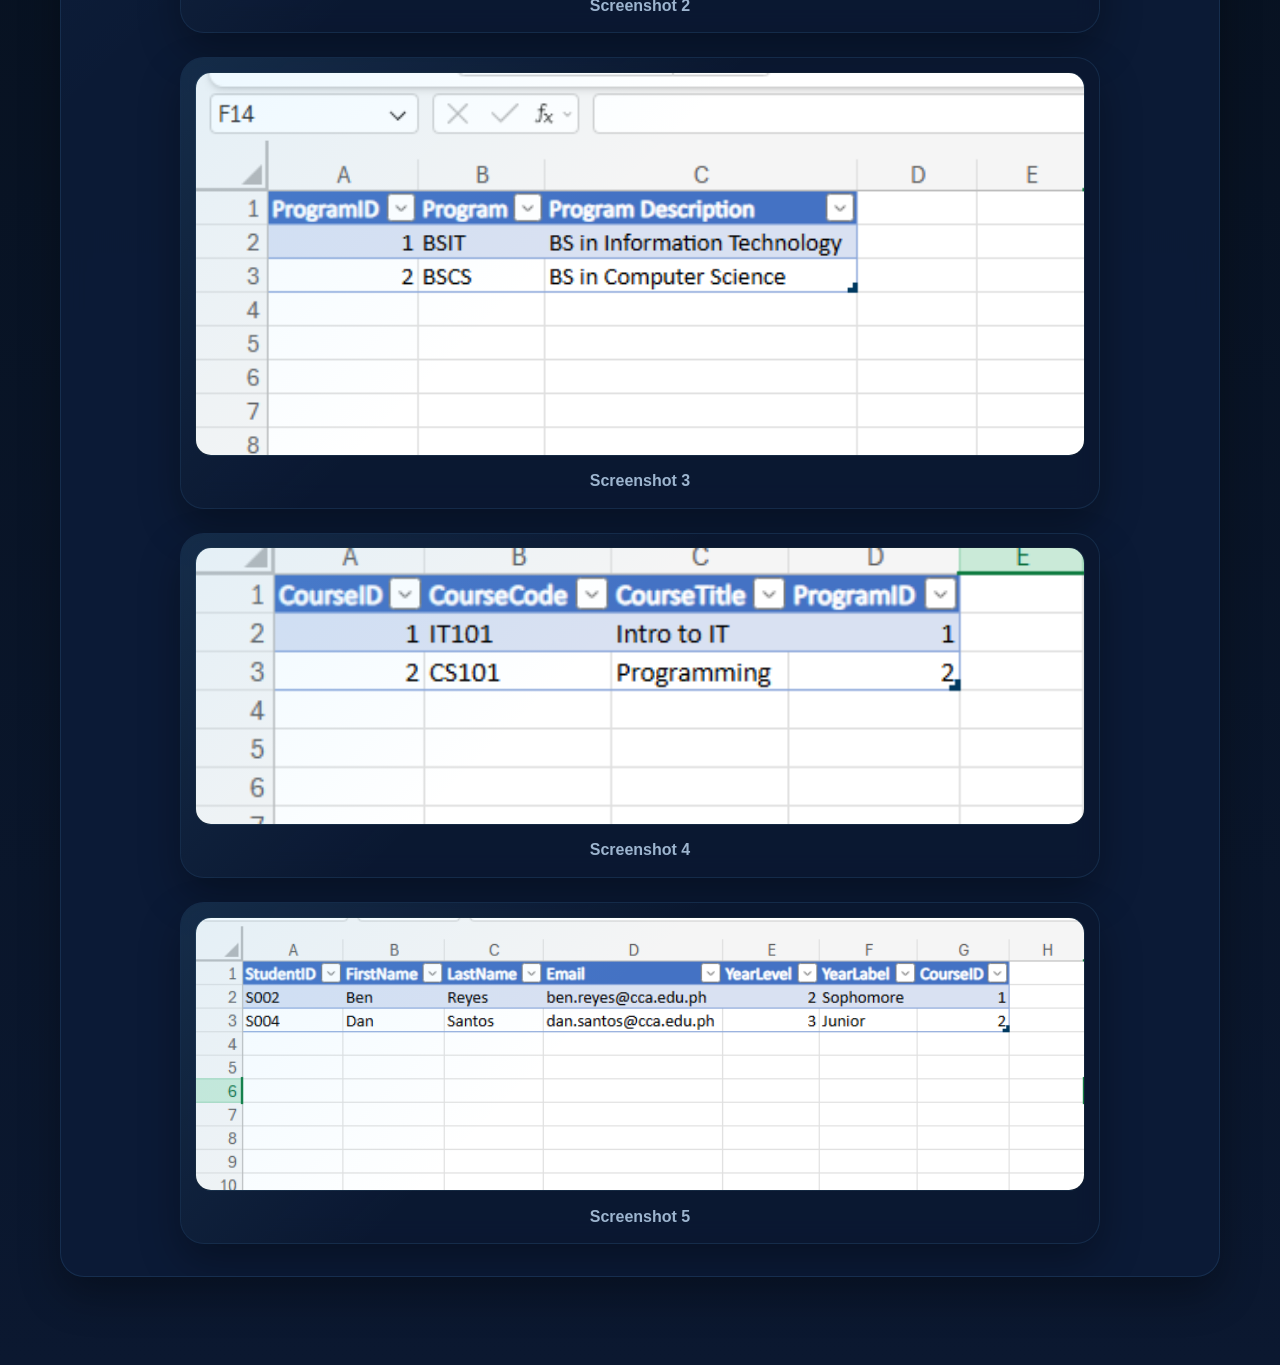
<file: Task3.html>
<!DOCTYPE html>
<html lang="en">
<head>
  <meta charset="UTF-8">
  <meta name="viewport" content="width=device-width, initial-scale=1.0">
  <title>Midterm Task 3 | Jaycee M. Casaul</title>
  <link rel="stylesheet" href="style.css">
</head>
<body class="task-page">
  <main class="task-main">
    <div class="container">
      <section class="task-shell">
        <div class="task-topbar">
          <a href="index.html#projects" class="btn btn-secondary">Back to Portfolio</a>
          <p class="task-subtitle">Midterm Tasks</p>
        </div>

        <h1 class="task-title">Midterm Task 3: Data Preparation, Cleaning, and Modeling with Power Query</h1>
        <div class="task-actions">
          <a class="btn btn-card" href="https://github.com/Usoftt/myportfolio" target="_blank" rel="noopener noreferrer">
            View on GitHub
          </a>
        </div>

        <div class="task-description">
          <h2>Description of the Task</h2>
          <p>
            This task focuses on using Power Query to import, clean, transform, and model data into a more
            structured format. It prepares the dataset for easier reporting and deeper analysis.
          </p>
        </div>

        <div class="task-gallery">
          <h2>Screenshots</h2>
          <div class="task-gallery-grid">
            <figure class="task-image-frame">
              <img src="images/MidtermTask3.png" alt="Midterm Task 3 screenshot 1">
              <figcaption>Screenshot 1</figcaption>
            </figure>
            <figure class="task-image-frame">
              <img src="images/MidtermTask3(1).png" alt="Midterm Task 3 screenshot 2">
              <figcaption>Screenshot 2</figcaption>
            </figure>
            <figure class="task-image-frame">
              <img src="images/MidtermTask3(2).png" alt="Midterm Task 3 screenshot 3">
              <figcaption>Screenshot 3</figcaption>
            </figure>
            <figure class="task-image-frame">
              <img src="images/MidtermTask3(3).png" alt="Midterm Task 3 screenshot 4">
              <figcaption>Screenshot 4</figcaption>
            </figure>
            <figure class="task-image-frame">
              <img src="images/MidtermTask3(4).png" alt="Midterm Task 3 screenshot 5">
              <figcaption>Screenshot 5</figcaption>
            </figure>
          </div>
        </div>
      </section>
    </div>
  </main>
</body>
</html>
</file>
<file: style.css>
:root {
  --bg-main: #07111f;
  --bg-alt: #0b1830;
  --panel: rgba(11, 24, 48, 0.78);
  --panel-strong: rgba(13, 28, 56, 0.92);
  --line: rgba(99, 188, 255, 0.1);
  --line-strong: rgba(99, 188, 255, 0.22);
  --text-main: #eef6ff;
  --text-soft: #9db5cf;
  --accent: #64c5ff;
  --accent-deep: #1c9cff;
  --accent-soft: #0f2849;
  --glow: 0 18px 42px rgba(0, 0, 0, 0.32);
  --radius-xl: 30px;
  --radius-lg: 24px;
  --radius-md: 18px;
  --radius-sm: 12px;
  --container: 1160px;
}

* {
  box-sizing: border-box;
  margin: 0;
  padding: 0;
}

html {
  scroll-behavior: smooth;
}

body {
  font-family: "Segoe UI", Tahoma, Geneva, Verdana, sans-serif;
  color: var(--text-main);
  line-height: 1.7;
  background:
    radial-gradient(circle at top left, rgba(100, 197, 255, 0.16), transparent 18%),
    radial-gradient(circle at top right, rgba(28, 156, 255, 0.12), transparent 16%),
    linear-gradient(180deg, #040c18 0%, var(--bg-main) 44%, var(--bg-alt) 100%);
}

body::before {
  content: "";
  position: fixed;
  inset: 0;
  pointer-events: none;
  background-image:
    linear-gradient(var(--line) 1px, transparent 1px),
    linear-gradient(90deg, var(--line) 1px, transparent 1px);
  background-size: 56px 56px;
  mask-image: linear-gradient(180deg, rgba(0, 0, 0, 0.7), transparent 92%);
}

a {
  color: inherit;
  text-decoration: none;
}

button {
  font: inherit;
}

.container {
  width: min(100% - 2rem, var(--container));
  margin: 0 auto;
}

.site-header {
  position: sticky;
  top: 0;
  z-index: 1000;
  background: rgba(7, 17, 31, 0.82);
  backdrop-filter: blur(18px);
  border-bottom: 1px solid rgba(99, 188, 255, 0.12);
}

.navbar {
  min-height: 82px;
  display: flex;
  align-items: center;
  justify-content: space-between;
  gap: 1rem;
}

.brand-mark {
  width: 48px;
  height: 48px;
  display: grid;
  place-items: center;
  border-radius: 16px;
  background: linear-gradient(135deg, var(--accent), var(--accent-deep));
  color: #04111f;
  font-weight: 900;
  letter-spacing: 0.08em;
  box-shadow: 0 12px 24px rgba(28, 156, 255, 0.18);
}

.nav-links {
  display: flex;
  align-items: center;
  gap: 1.9rem;
  list-style: none;
}

.nav-links a {
  color: var(--text-main);
  font-size: 1rem;
  font-weight: 800;
  letter-spacing: 0.05em;
  text-transform: uppercase;
  transition: color 0.25s ease, transform 0.25s ease;
}

.nav-links a:hover,
.nav-links a.active {
  color: var(--accent);
  transform: translateY(-1px);
}

.nav-toggle {
  display: none;
  width: 48px;
  height: 48px;
  border: 1px solid rgba(99, 188, 255, 0.16);
  border-radius: 14px;
  background: rgba(12, 24, 43, 0.9);
  cursor: pointer;
}

.nav-toggle span {
  display: block;
  width: 22px;
  height: 2px;
  margin: 5px auto;
  background: var(--text-main);
}

.hero,
.section {
  padding: 5.8rem 0;
}

.hero-content {
  display: grid;
  grid-template-columns: 1.15fr 0.85fr;
  gap: 2rem;
  align-items: start;
}

.hero-label,
.section-tag {
  display: inline-block;
  margin-bottom: 1rem;
  padding: 0.42rem 0.9rem;
  border-radius: 999px;
  background: rgba(100, 197, 255, 0.1);
  color: var(--accent);
  font-size: 0.8rem;
  font-weight: 900;
  letter-spacing: 0.16em;
  text-transform: uppercase;
}

.hero h1 {
  font-size: clamp(3rem, 5.4vw, 5.1rem);
  line-height: 0.95;
  margin-bottom: 1rem;
  letter-spacing: -0.05em;
}

.subtitle {
  margin-bottom: 1rem;
  font-size: 1.16rem;
  font-weight: 700;
  color: var(--accent);
}

.welcome-message {
  max-width: 60ch;
  margin-bottom: 1.8rem;
  color: var(--text-soft);
}

.hero-actions {
  display: flex;
  flex-wrap: wrap;
  gap: 1rem;
  margin-bottom: 1.5rem;
}

.hero-metrics {
  display: grid;
  grid-template-columns: repeat(3, minmax(0, 1fr));
  gap: 1rem;
}

.metric-card,
.signal-card,
.content-panel,
.focus-card,
.timeline-card,
.project-card,
.contact-copy,
.task-shell,
.task-image-frame {
  background: var(--panel);
  border: 1px solid rgba(99, 188, 255, 0.12);
  border-radius: var(--radius-lg);
  box-shadow: var(--glow);
  backdrop-filter: blur(12px);
  position: relative;
  overflow: hidden;
}

.metric-card::before,
.signal-card::before,
.content-panel::before,
.focus-card::before,
.timeline-card::before,
.project-card::before,
.contact-copy::before,
.task-shell::before,
.task-image-frame::before {
  content: "";
  position: absolute;
  inset: 0;
  pointer-events: none;
  background: linear-gradient(135deg, rgba(100, 197, 255, 0.12), transparent 42%);
}

.metric-card {
  padding: 1.1rem 1rem;
}

.metric-label {
  display: block;
  margin-bottom: 0.35rem;
  color: var(--text-soft);
  font-size: 0.75rem;
  font-weight: 800;
  letter-spacing: 0.12em;
  text-transform: uppercase;
}

.metric-card strong {
  font-size: 1.02rem;
}

.hero-side {
  display: grid;
  gap: 1rem;
}

.hero-photo-card {
  padding: 1rem;
  border-radius: var(--radius-xl);
  background: linear-gradient(180deg, rgba(16, 31, 54, 0.9), rgba(10, 22, 42, 0.92));
}

.hero-photo {
  display: block;
  width: 100%;
  aspect-ratio: 4 / 5;
  object-fit: cover;
  border-radius: 22px;
  border: 2px solid rgba(255, 255, 255, 0.08);
}

.signal-card {
  padding: 1.4rem;
}

.signal-label {
  margin-bottom: 0.5rem;
  color: var(--text-soft);
  font-size: 0.75rem;
  font-weight: 900;
  letter-spacing: 0.14em;
  text-transform: uppercase;
}

.signal-card h2 {
  font-size: 1.15rem;
  line-height: 1.45;
}

.section-heading {
  margin-bottom: 2rem;
}

.section-heading h2 {
  font-size: clamp(2rem, 3vw, 3.2rem);
  letter-spacing: -0.04em;
}

.about-layout {
  display: grid;
  grid-template-columns: 1.15fr 0.85fr;
  gap: 1.5rem;
}

.content-panel,
.focus-card,
.timeline-card,
.contact-copy {
  padding: 1.8rem;
}

.content-panel p,
.focus-card p,
.timeline-card p,
.project-content p,
.contact-copy p,
.task-shell p,
.task-image-frame figcaption {
  color: var(--text-soft);
}

.focus-grid {
  display: grid;
  gap: 1rem;
}

.focus-card h3,
.timeline-card h3,
.contact-copy h2,
.project-content h4,
.task-title {
  margin-bottom: 0.65rem;
}

.focus-card h3,
.timeline-card h3 {
  font-size: 1rem;
}

.section-alt {
  background: linear-gradient(180deg, rgba(100, 197, 255, 0.03), rgba(10, 22, 42, 0.2));
}

.timeline {
  display: grid;
  grid-template-columns: repeat(2, minmax(0, 1fr));
  gap: 1.5rem;
}

.projects-grid {
  display: grid;
  grid-template-columns: repeat(3, minmax(0, 1fr));
  gap: 1.5rem;
}

.project-card {
  transition: transform 0.28s ease, box-shadow 0.28s ease, border-color 0.28s ease;
}

.project-card:hover,
.content-panel:hover,
.focus-card:hover,
.timeline-card:hover,
.contact-copy:hover,
.task-image-frame:hover {
  transform: translateY(-8px);
  border-color: var(--line-strong);
  box-shadow: 0 22px 48px rgba(0, 0, 0, 0.3);
}

.project-image {
  min-height: 210px;
  padding: 1rem;
  background:
    radial-gradient(circle at top right, rgba(100, 197, 255, 0.16), transparent 24%),
    linear-gradient(180deg, rgba(14, 29, 52, 0.95), rgba(10, 21, 40, 0.98));
  position: relative;
}

.project-image::before {
  content: "";
  position: absolute;
  inset: 12px;
  border: 1px dashed rgba(99, 188, 255, 0.18);
  border-radius: 14px;
  pointer-events: none;
}

.project-real-image {
  width: 100%;
  height: 100%;
  min-height: 210px;
  object-fit: cover;
  border-radius: 16px;
  position: relative;
  z-index: 1;
}

.project-content {
  padding: 1.5rem;
}

.project-kicker {
  margin-bottom: 0.5rem;
  color: var(--accent);
  font-size: 0.76rem;
  font-weight: 900;
  letter-spacing: 0.14em;
  text-transform: uppercase;
}

.contact-layout {
  display: grid;
  grid-template-columns: 1fr;
}

.contact-pill {
  display: inline-flex;
  flex-direction: column;
  gap: 0.25rem;
  margin-top: 1rem;
  padding: 1rem 1.2rem;
  border-radius: 18px;
  background: rgba(100, 197, 255, 0.08);
  border: 1px solid rgba(99, 188, 255, 0.14);
}

.contact-pill span {
  color: var(--text-soft);
  font-size: 0.76rem;
  font-weight: 900;
  letter-spacing: 0.14em;
  text-transform: uppercase;
}

.contact-pill strong {
  color: var(--accent);
}

.btn {
  display: inline-flex;
  align-items: center;
  justify-content: center;
  min-height: 48px;
  padding: 0.85rem 1.45rem;
  border: none;
  border-radius: 999px;
  font-weight: 800;
  letter-spacing: 0.03em;
  cursor: pointer;
  transition: transform 0.25s ease, box-shadow 0.25s ease, filter 0.25s ease;
}

.btn:hover {
  transform: translateY(-2px);
}

.btn-primary,
.btn-card {
  background: linear-gradient(135deg, var(--accent), var(--accent-deep));
  color: #06111f;
  box-shadow: 0 14px 28px rgba(28, 156, 255, 0.18);
}

.btn-primary:hover,
.btn-card:hover {
  box-shadow: 0 18px 30px rgba(28, 156, 255, 0.24);
}

.btn-secondary {
  background: rgba(13, 28, 56, 0.88);
  color: var(--text-main);
  border: 1px solid rgba(99, 188, 255, 0.12);
}

.task-page {
  min-height: 100vh;
}

.task-main {
  padding: 4.5rem 0 5.5rem;
}

.task-shell {
  padding: 2rem;
  background: var(--panel-strong);
}

.task-topbar {
  display: flex;
  justify-content: space-between;
  align-items: center;
  gap: 1rem;
  margin-bottom: 1.5rem;
}

.task-title {
  font-size: clamp(2rem, 4vw, 3.3rem);
  line-height: 1.05;
  letter-spacing: -0.04em;
}

.task-subtitle {
  color: var(--accent);
  font-size: 0.82rem;
  font-weight: 900;
  letter-spacing: 0.14em;
  text-transform: uppercase;
}

.task-description {
  margin: 1.5rem 0 2rem;
}

.task-actions {
  margin-bottom: 1.4rem;
}

.task-description h2,
.task-gallery h2 {
  margin-bottom: 0.9rem;
  color: var(--accent);
}

.task-gallery-grid {
  display: grid;
  gap: 1.5rem;
  justify-items: center;
}

.task-image-frame {
  width: min(100%, 920px);
  padding: 0.85rem;
}

.task-image-frame img {
  display: block;
  width: 100%;
  max-height: 72vh;
  height: auto;
  object-fit: contain;
  border-radius: 16px;
  background: linear-gradient(180deg, rgba(15, 30, 52, 0.96), rgba(9, 18, 34, 0.98));
  border: 1px solid rgba(99, 188, 255, 0.08);
}

.task-image-frame figcaption {
  margin-top: 0.7rem;
  text-align: center;
  font-weight: 700;
}

.task-placeholder {
  min-height: 320px;
  display: grid;
  place-items: center;
  padding: 2rem;
  border-radius: var(--radius-md);
  background: linear-gradient(180deg, rgba(14, 29, 52, 0.95), rgba(10, 21, 40, 0.98));
  border: 1px solid rgba(99, 188, 255, 0.14);
  color: var(--accent);
  text-align: center;
  font-weight: 700;
}

.site-footer {
  padding: 1.8rem 0 2.2rem;
  text-align: center;
  color: var(--text-soft);
}

@media (max-width: 980px) {
  .hero-content,
  .about-layout,
  .projects-grid,
  .timeline {
    grid-template-columns: repeat(2, minmax(0, 1fr));
  }

  .hero-metrics {
    grid-template-columns: 1fr;
  }
}

@media (max-width: 768px) {
  .nav-toggle {
    display: inline-block;
  }

  .navbar {
    position: relative;
  }

  .nav-links {
    position: absolute;
    top: calc(100% + 0.75rem);
    left: 0;
    right: 0;
    display: grid;
    gap: 0.35rem;
    padding: 1rem;
    background: rgba(9, 18, 34, 0.97);
    border: 1px solid rgba(99, 188, 255, 0.14);
    border-radius: var(--radius-md);
    opacity: 0;
    pointer-events: none;
    transform: translateY(-8px);
    transition: opacity 0.25s ease, transform 0.25s ease;
    box-shadow: var(--glow);
  }

  .nav-links.open {
    opacity: 1;
    pointer-events: auto;
    transform: translateY(0);
  }

  .hero,
  .section {
    padding: 4rem 0;
  }

  .hero-content,
  .about-layout,
  .timeline,
  .projects-grid,
  .contact-layout {
    grid-template-columns: 1fr;
  }

  .task-topbar {
    flex-direction: column;
    align-items: flex-start;
  }
}

@media (max-width: 540px) {
  .container {
    width: min(100% - 1.25rem, var(--container));
  }

  .hero-photo-card,
  .content-panel,
  .focus-card,
  .timeline-card,
  .project-content,
  .contact-copy,
  .task-shell {
    padding: 1.35rem;
  }

  .brand-mark {
    display: none;
  }

  .hero-metrics {
    gap: 0.8rem;
  }

  .project-image,
  .project-real-image {
    min-height: 180px;
  }
}
</file>
